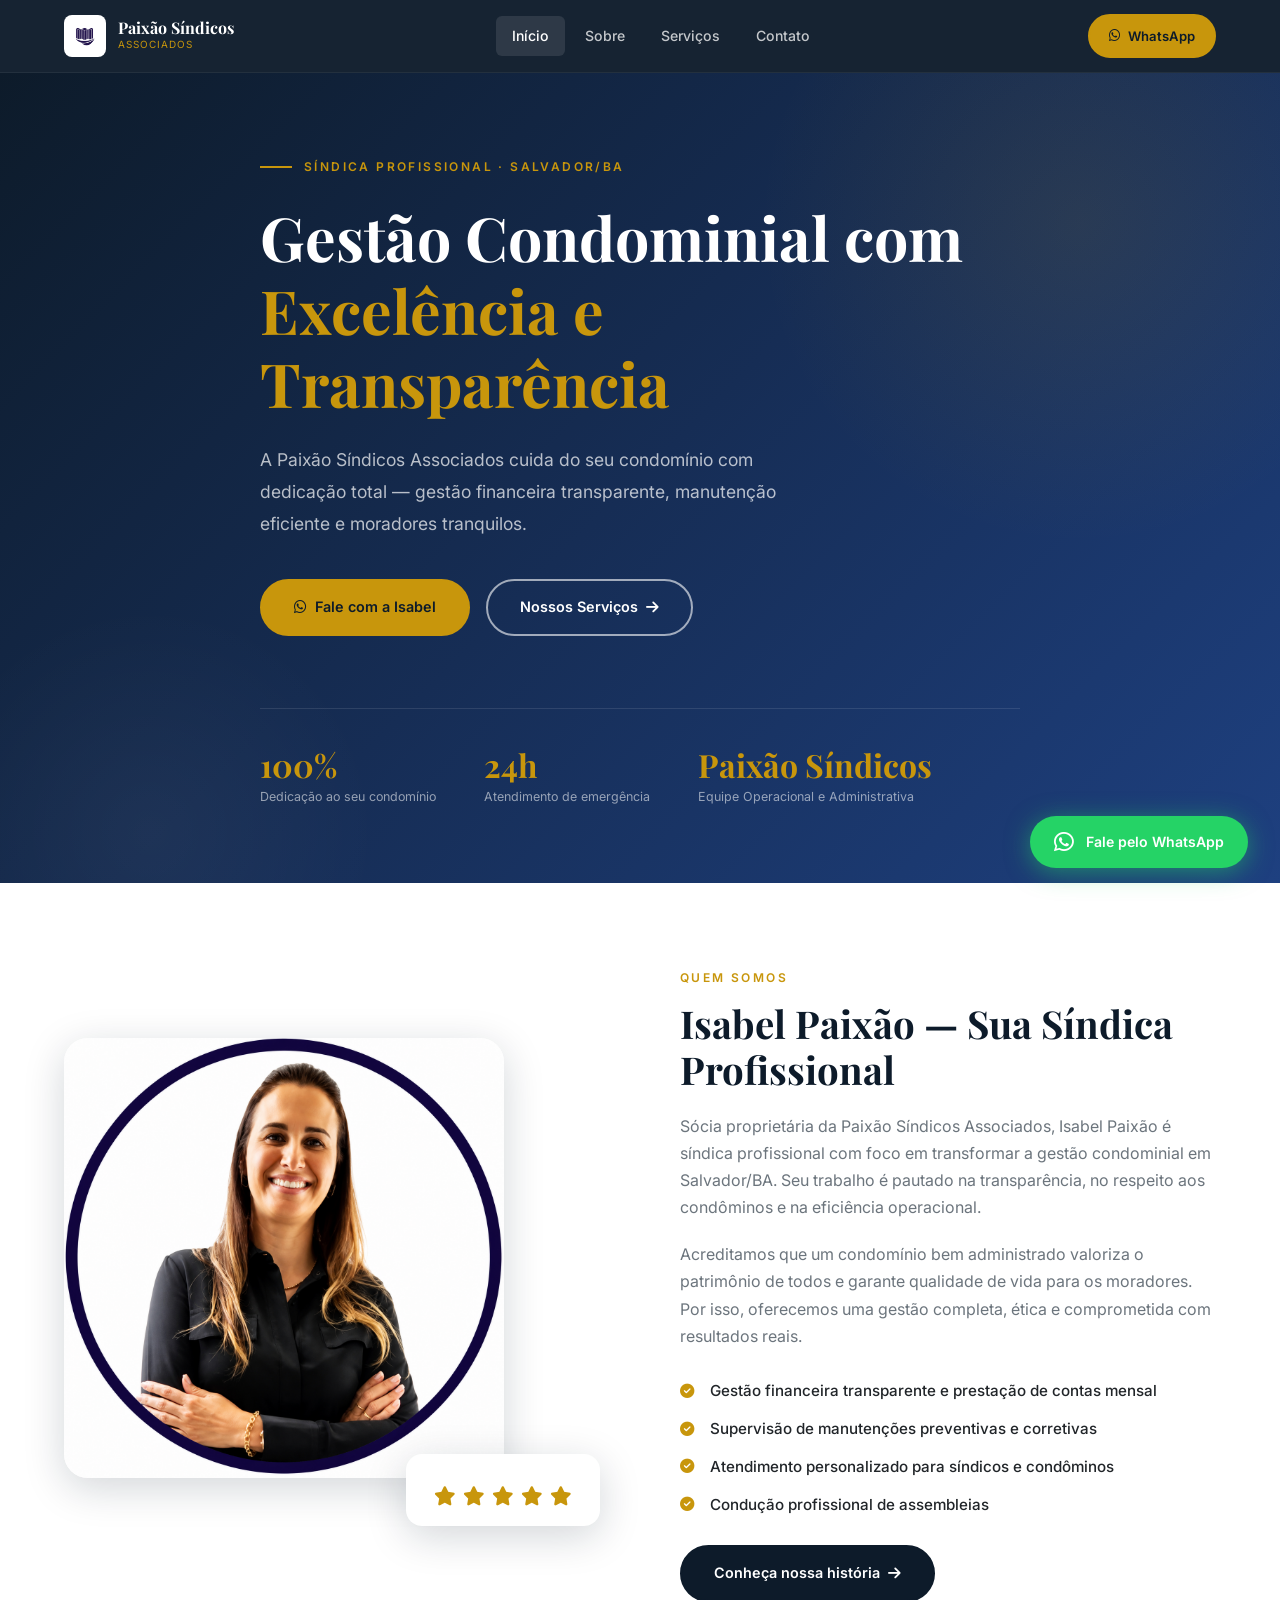
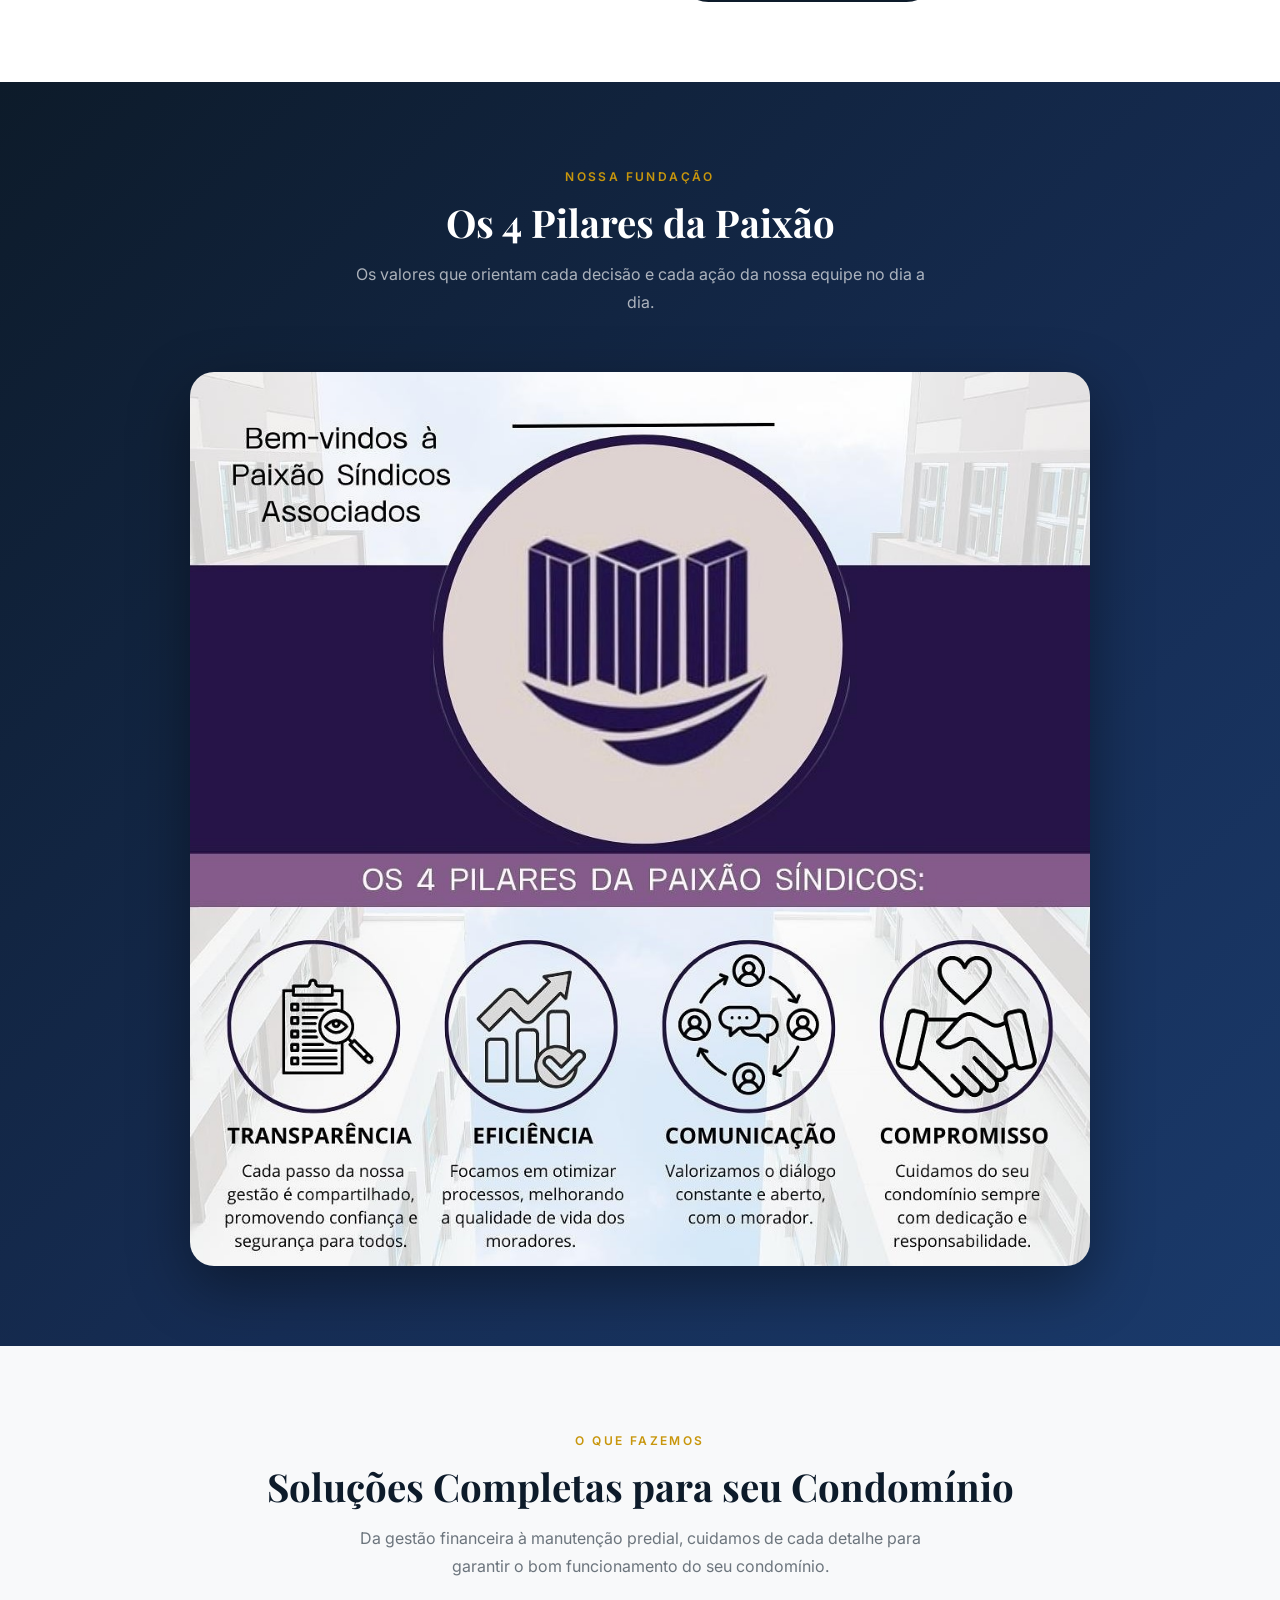
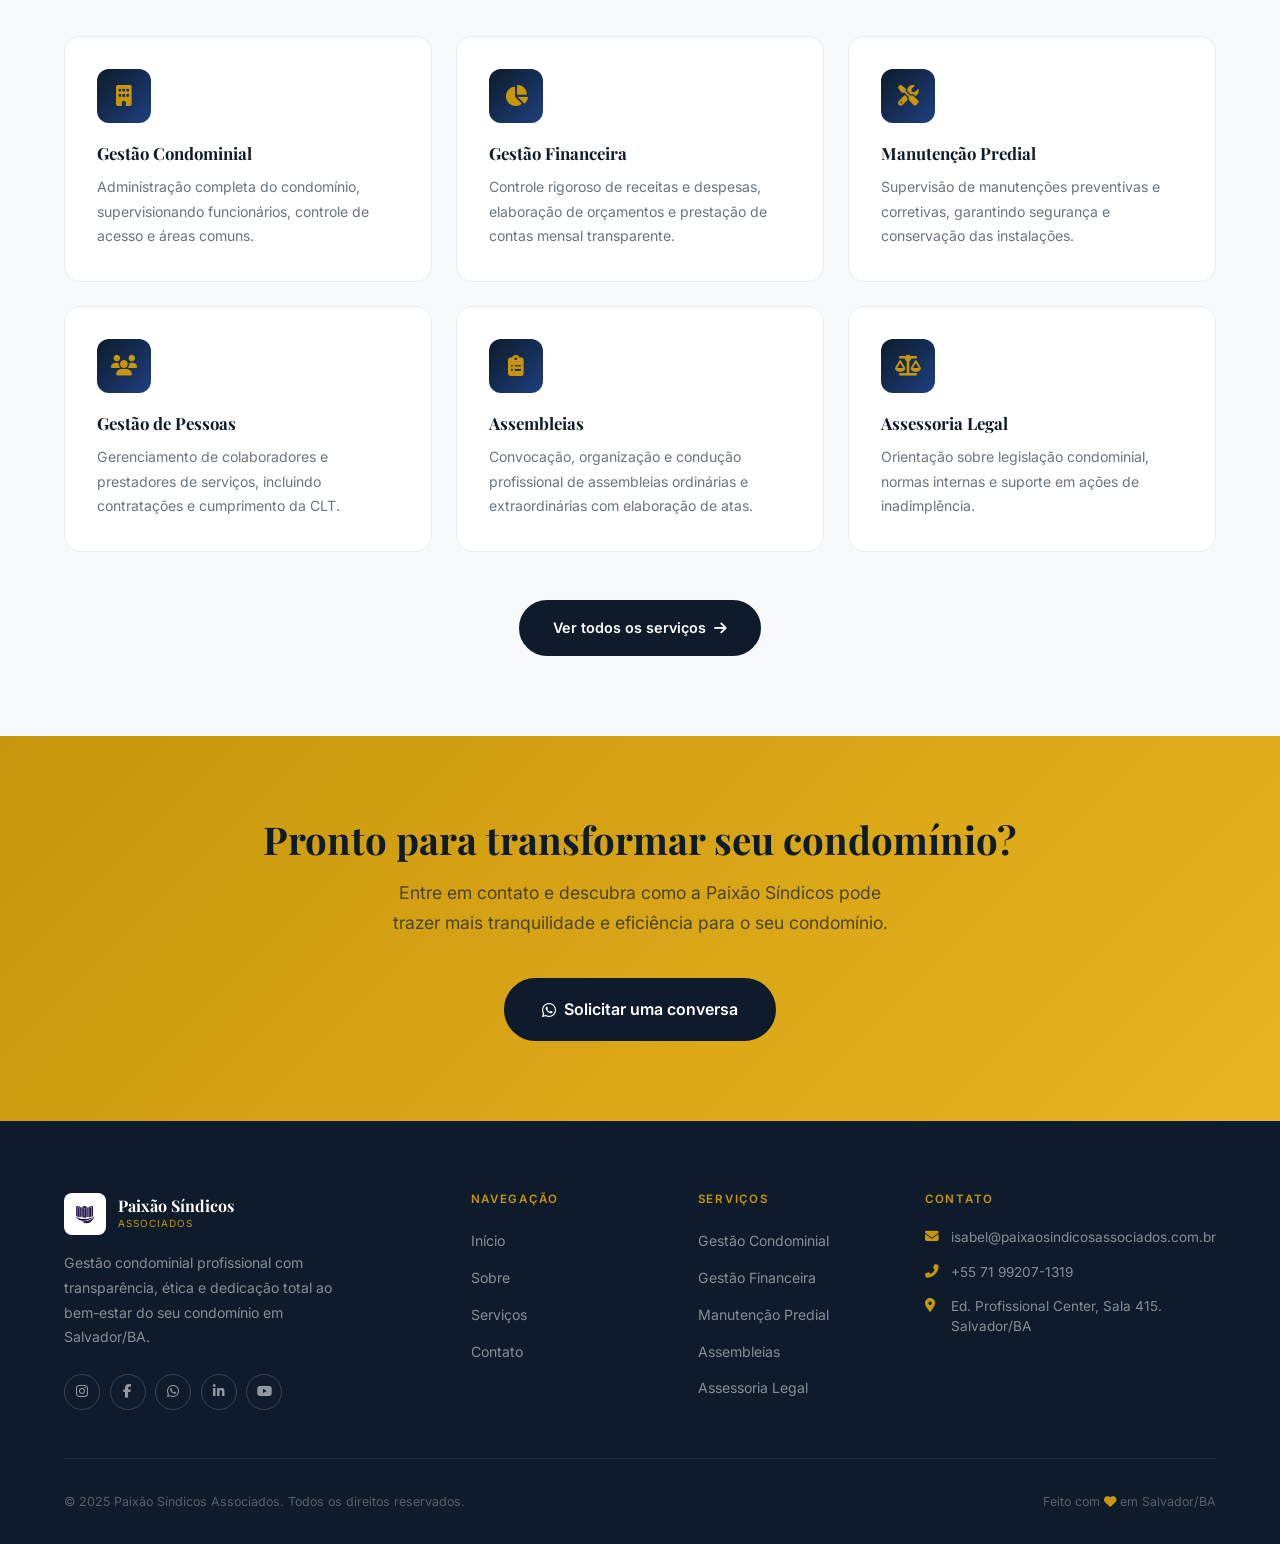
<file: index.html>
<!DOCTYPE html>
<html lang="pt-BR">
<head>
  <meta charset="UTF-8">
  <meta name="viewport" content="width=device-width, initial-scale=1.0">
  <meta name="description" content="Paixão Síndicos Associados — Gestão condominial profissional em Salvador/BA. Administração transparente, financeira e operacional do seu condomínio.">
  <title>Paixão Síndicos Associados | Gestão Condominial Profissional</title>
  <link rel="preconnect" href="https://fonts.googleapis.com">
  <link rel="preconnect" href="https://fonts.gstatic.com" crossorigin>
  <link href="https://fonts.googleapis.com/css2?family=Playfair+Display:wght@400;600;700&family=Inter:wght@300;400;500;600;700&display=swap" rel="stylesheet">
  <link rel="stylesheet" href="https://cdnjs.cloudflare.com/ajax/libs/font-awesome/6.5.0/css/all.min.css">
  <link rel="stylesheet" href="css/style.css">
  <link rel="icon" type="image/x-icon" href="images/logo.ico">
  <link rel="icon" type="image/png" href="images/logo.png">
</head>
<body>

  <!-- NAVIGATION -->
  <nav class="navbar" role="navigation" aria-label="Menu principal">
    <div class="container">
      <a href="index.html" class="nav-logo" aria-label="Paixão Síndicos Associados - Início">
        <img src="images/logo.png" alt="PSA" class="nav-logo-img">
        <div class="nav-logo-text">
          <span class="nav-logo-name">Paixão Síndicos</span>
          <span class="nav-logo-sub">Associados</span>
        </div>
      </a>

      <ul class="nav-links" id="navLinks">
        <li><a href="index.html">Início</a></li>
        <li><a href="sobre.html">Sobre</a></li>
        <li><a href="servicos.html">Serviços</a></li>
        <li><a href="contato.html">Contato</a></li>
      </ul>

      <div class="nav-actions">
        <a href="https://wa.me/5571992071319" class="btn btn-primary" target="_blank" rel="noopener noreferrer">
          <i class="fab fa-whatsapp"></i> WhatsApp
        </a>
        <button class="nav-toggle" id="navToggle" aria-label="Abrir menu" aria-expanded="false">
          <span></span><span></span><span></span>
        </button>
      </div>
    </div>
  </nav>

  <!-- HERO -->
  <section class="hero" id="inicio">
    <div class="container">
      <div class="hero-content">
        <p class="hero-eyebrow">Síndica Profissional · Salvador/BA</p>
        <h1>Gestão Condominial com <em>Excelência e Transparência</em></h1>
        <p class="hero-lead">
          A Paixão Síndicos Associados cuida do seu condomínio com dedicação total —
          gestão financeira transparente, manutenção eficiente e moradores tranquilos.
        </p>
        <div class="hero-actions">
          <a href="https://wa.me/5571992071319" class="btn btn-primary" target="_blank" rel="noopener noreferrer">
            <i class="fab fa-whatsapp"></i> Fale com a Isabel
          </a>
          <a href="servicos.html" class="btn btn-outline">
            Nossos Serviços <i class="fas fa-arrow-right"></i>
          </a>
        </div>
        <div class="hero-stats">
          <div>
            <span class="hero-stat-number">100%</span>
            <span class="hero-stat-label">Dedicação ao seu condomínio</span>
          </div>
          <div>
            <span class="hero-stat-number">24h</span>
            <span class="hero-stat-label">Atendimento de emergência</span>
          </div>
          <div>
            <span class="hero-stat-number">Paixão Síndicos</span>
            <span class="hero-stat-label">Equipe Operacional e Administrativa</span>
          </div>
        </div>
      </div>
    </div>
  </section>

  <!-- ABOUT TEASER -->
  <section class="section" id="sobre">
    <div class="container">
      <div class="about-grid">
        <div class="about-img-wrapper fade-up">
          <img src="images/avatar2.png" alt="Isabel Paixão — Síndica Profissional" class="about-img">
          <div class="about-img-badge">
            <strong>
              <i class="fas fa-star" style="color: var(--gold); font-size: 1.2rem;"></i>
              <i class="fas fa-star" style="color: var(--gold); font-size: 1.2rem;"></i>
              <i class="fas fa-star" style="color: var(--gold); font-size: 1.2rem;"></i>
              <i class="fas fa-star" style="color: var(--gold); font-size: 1.2rem;"></i>
              <i class="fas fa-star" style="color: var(--gold); font-size: 1.2rem;"></i>
            </strong>
          </div>
        </div>
        <div class="about-content fade-up delay-2">
          <span class="eyebrow">Quem somos</span>
          <h2>Isabel Paixão — Sua Síndica Profissional</h2>
          <p>
            Sócia proprietária da Paixão Síndicos Associados, Isabel Paixão é síndica profissional
            com foco em transformar a gestão condominial em Salvador/BA. Seu trabalho é pautado
            na transparência, no respeito aos condôminos e na eficiência operacional.
          </p>
          <p>
            Acreditamos que um condomínio bem administrado valoriza o patrimônio de todos e
            garante qualidade de vida para os moradores. Por isso, oferecemos uma gestão
            completa, ética e comprometida com resultados reais.
          </p>
          <ul class="about-checklist">
            <li><i class="fas fa-check-circle"></i> Gestão financeira transparente e prestação de contas mensal</li>
            <li><i class="fas fa-check-circle"></i> Supervisão de manutenções preventivas e corretivas</li>
            <li><i class="fas fa-check-circle"></i> Atendimento personalizado para síndicos e condôminos</li>
            <li><i class="fas fa-check-circle"></i> Condução profissional de assembleias</li>
          </ul>
          <a href="sobre.html" class="btn btn-dark">
            Conheça nossa história <i class="fas fa-arrow-right"></i>
          </a>
        </div>
      </div>
    </div>
  </section>

  <!-- PILLARS -->
  <section class="pillars-section" id="pilares">
    <div class="container">
      <div class="section-header fade-up">
        <span class="eyebrow">Nossa Fundação</span>
        <h2 style="color: white;">Os 4 Pilares da Paixão</h2>
        <p>Os valores que orientam cada decisão e cada ação da nossa equipe no dia a dia.</p>
      </div>
      <div class="pillars-img-wrap fade-up delay-2">
        <img src="images/pilares_psa.png" alt="Os 4 Pilares da Paixão Síndicos Associados">
      </div>
    </div>
  </section>

  <!-- SERVICES -->
  <section class="section section-alt" id="servicos">
    <div class="container">
      <div class="section-header fade-up">
        <span class="eyebrow">O que fazemos</span>
        <h2>Soluções Completas para seu Condomínio</h2>
        <p>Da gestão financeira à manutenção predial, cuidamos de cada detalhe para garantir o bom funcionamento do seu condomínio.</p>
      </div>
      <div class="services-grid">
        <div class="service-card fade-up delay-1">
          <div class="service-icon"><i class="fas fa-building"></i></div>
          <h3>Gestão Condominial</h3>
          <p>Administração completa do condomínio, supervisionando funcionários, controle de acesso e áreas comuns.</p>
        </div>
        <div class="service-card fade-up delay-2">
          <div class="service-icon"><i class="fas fa-chart-pie"></i></div>
          <h3>Gestão Financeira</h3>
          <p>Controle rigoroso de receitas e despesas, elaboração de orçamentos e prestação de contas mensal transparente.</p>
        </div>
        <div class="service-card fade-up delay-3">
          <div class="service-icon"><i class="fas fa-tools"></i></div>
          <h3>Manutenção Predial</h3>
          <p>Supervisão de manutenções preventivas e corretivas, garantindo segurança e conservação das instalações.</p>
        </div>
        <div class="service-card fade-up delay-4">
          <div class="service-icon"><i class="fas fa-users"></i></div>
          <h3>Gestão de Pessoas</h3>
          <p>Gerenciamento de colaboradores e prestadores de serviços, incluindo contratações e cumprimento da CLT.</p>
        </div>
        <div class="service-card fade-up delay-5">
          <div class="service-icon"><i class="fas fa-clipboard-list"></i></div>
          <h3>Assembleias</h3>
          <p>Convocação, organização e condução profissional de assembleias ordinárias e extraordinárias com elaboração de atas.</p>
        </div>
        <div class="service-card fade-up delay-6">
          <div class="service-icon"><i class="fas fa-balance-scale"></i></div>
          <h3>Assessoria Legal</h3>
          <p>Orientação sobre legislação condominial, normas internas e suporte em ações de inadimplência.</p>
        </div>
      </div>
      <div style="text-align: center; margin-top: 3rem;" class="fade-up">
        <a href="servicos.html" class="btn btn-dark">Ver todos os serviços <i class="fas fa-arrow-right"></i></a>
      </div>
    </div>
  </section>

  <!-- CTA BAND -->
  <section class="cta-band">
    <div class="container">
      <div class="fade-up">
        <h2>Pronto para transformar seu condomínio?</h2>
        <p>Entre em contato e descubra como a Paixão Síndicos pode trazer mais tranquilidade e eficiência para o seu condomínio.</p>
        <a href="https://wa.me/5571992071319" class="btn btn-dark" target="_blank" rel="noopener noreferrer" style="font-size: 1rem; padding: 1rem 2.25rem;">
          <i class="fab fa-whatsapp"></i> Solicitar uma conversa
        </a>
      </div>
    </div>
  </section>

  <!-- FOOTER -->
  <footer class="footer">
    <div class="container">
      <div class="footer-grid">
        <div class="footer-brand">
          <a href="index.html" class="nav-logo">
            <img src="images/logo.png" alt="PSA" class="nav-logo-img">
            <div class="nav-logo-text">
              <span class="nav-logo-name">Paixão Síndicos</span>
              <span class="nav-logo-sub">Associados</span>
            </div>
          </a>
          <p>Gestão condominial profissional com transparência, ética e dedicação total ao bem-estar do seu condomínio em Salvador/BA.</p>
          <div class="footer-social">
            <a href="https://www.instagram.com/paixaosindicoseassociados" target="_blank" rel="noopener" aria-label="Instagram"><i class="fab fa-instagram"></i></a>
            <a href="#" target="_blank" rel="noopener" aria-label="Facebook"><i class="fab fa-facebook-f"></i></a>
            <a href="https://wa.me/5571992071319" target="_blank" rel="noopener" aria-label="WhatsApp"><i class="fab fa-whatsapp"></i></a>
            <a href="#" target="_blank" rel="noopener" aria-label="LinkedIn"><i class="fab fa-linkedin-in"></i></a>
            <a href="#" target="_blank" rel="noopener" aria-label="YouTube"><i class="fab fa-youtube"></i></a>
          </div>
        </div>
        <div class="footer-col">
          <h4>Navegação</h4>
          <ul class="footer-links">
            <li><a href="index.html">Início</a></li>
            <li><a href="sobre.html">Sobre</a></li>
            <li><a href="servicos.html">Serviços</a></li>
            <li><a href="contato.html">Contato</a></li>
          </ul>
        </div>
        <div class="footer-col">
          <h4>Serviços</h4>
          <ul class="footer-links">
            <li><a href="servicos.html">Gestão Condominial</a></li>
            <li><a href="servicos.html">Gestão Financeira</a></li>
            <li><a href="servicos.html">Manutenção Predial</a></li>
            <li><a href="servicos.html">Assembleias</a></li>
            <li><a href="servicos.html">Assessoria Legal</a></li>
          </ul>
        </div>
        <div class="footer-col">
          <h4>Contato</h4>
          <div class="footer-contact-item">
            <i class="fas fa-envelope"></i>
            <a href="mailto:isabel@paixaosindicosassociados.com.br">isabel@paixaosindicosassociados.com.br</a>
          </div>
          <div class="footer-contact-item">
            <i class="fas fa-phone-alt"></i>
            <a href="tel:+5571992071319">+55 71 99207-1319</a>
          </div>
          <div class="footer-contact-item">
            <i class="fas fa-map-marker-alt"></i>
            <span>Ed. Profissional Center, Sala 415. Salvador/BA</span>
          </div>
        </div>
      </div>
      <div class="footer-bottom">
        <p>&copy; 2025 Paixão Síndicos Associados. Todos os direitos reservados.</p>
        <p>Feito com <i class="fas fa-heart" style="color: var(--gold);"></i> em Salvador/BA</p>
      </div>
    </div>
  </footer>

  <!-- WhatsApp Float -->
  <a href="https://wa.me/5571992071319" class="whatsapp-float" target="_blank" rel="noopener noreferrer" aria-label="Conversar pelo WhatsApp">
    <i class="fab fa-whatsapp"></i>
    <span>Fale pelo WhatsApp</span>
  </a>

  <script src="js/main.js"></script>
</body>
</html>
</file>
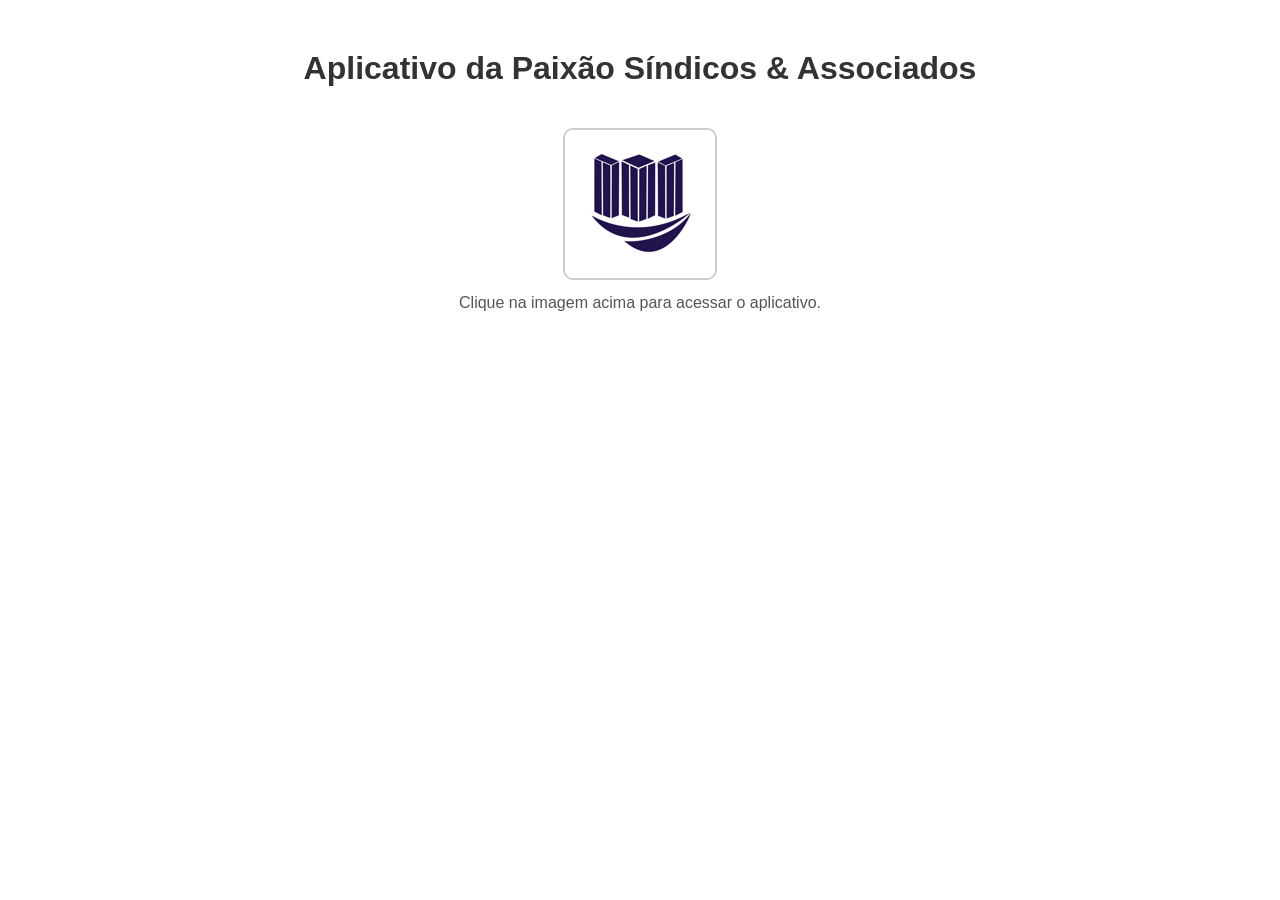
<file: app.html>
<!DOCTYPE html>
<html lang="pt-BR">
<head>
  <meta charset="UTF-8">
  <title>Aplicativo da Paixão Síndicos & Associados</title>
  <style>
    body {
      font-family: Arial, sans-serif;
      text-align: center;
      margin-top: 50px;
    }

    h1 {
      color: #333;
    }

    .app-link {
      display: inline-block;
      margin-top: 20px;
      text-decoration: none;
    }

    .app-link img {
      max-width: 300px;
      height: auto;
      border: 2px solid #ccc;
      border-radius: 10px;
    }

    p {
      margin-top: 10px;
      font-size: 16px;
      color: #555;
    }
  </style>
</head>
<body>

  <h1>Aplicativo da Paixão Síndicos &amp; Associados</h1>

  <a href="https://app.paixaosindicosassociados.com.br" class="app-link">
    <img src="images/icone_sem_nome.png" alt="Aplicativo">
  </a>

  <p>Clique na imagem acima para acessar o aplicativo.</p>

</body>
</html>
</file>
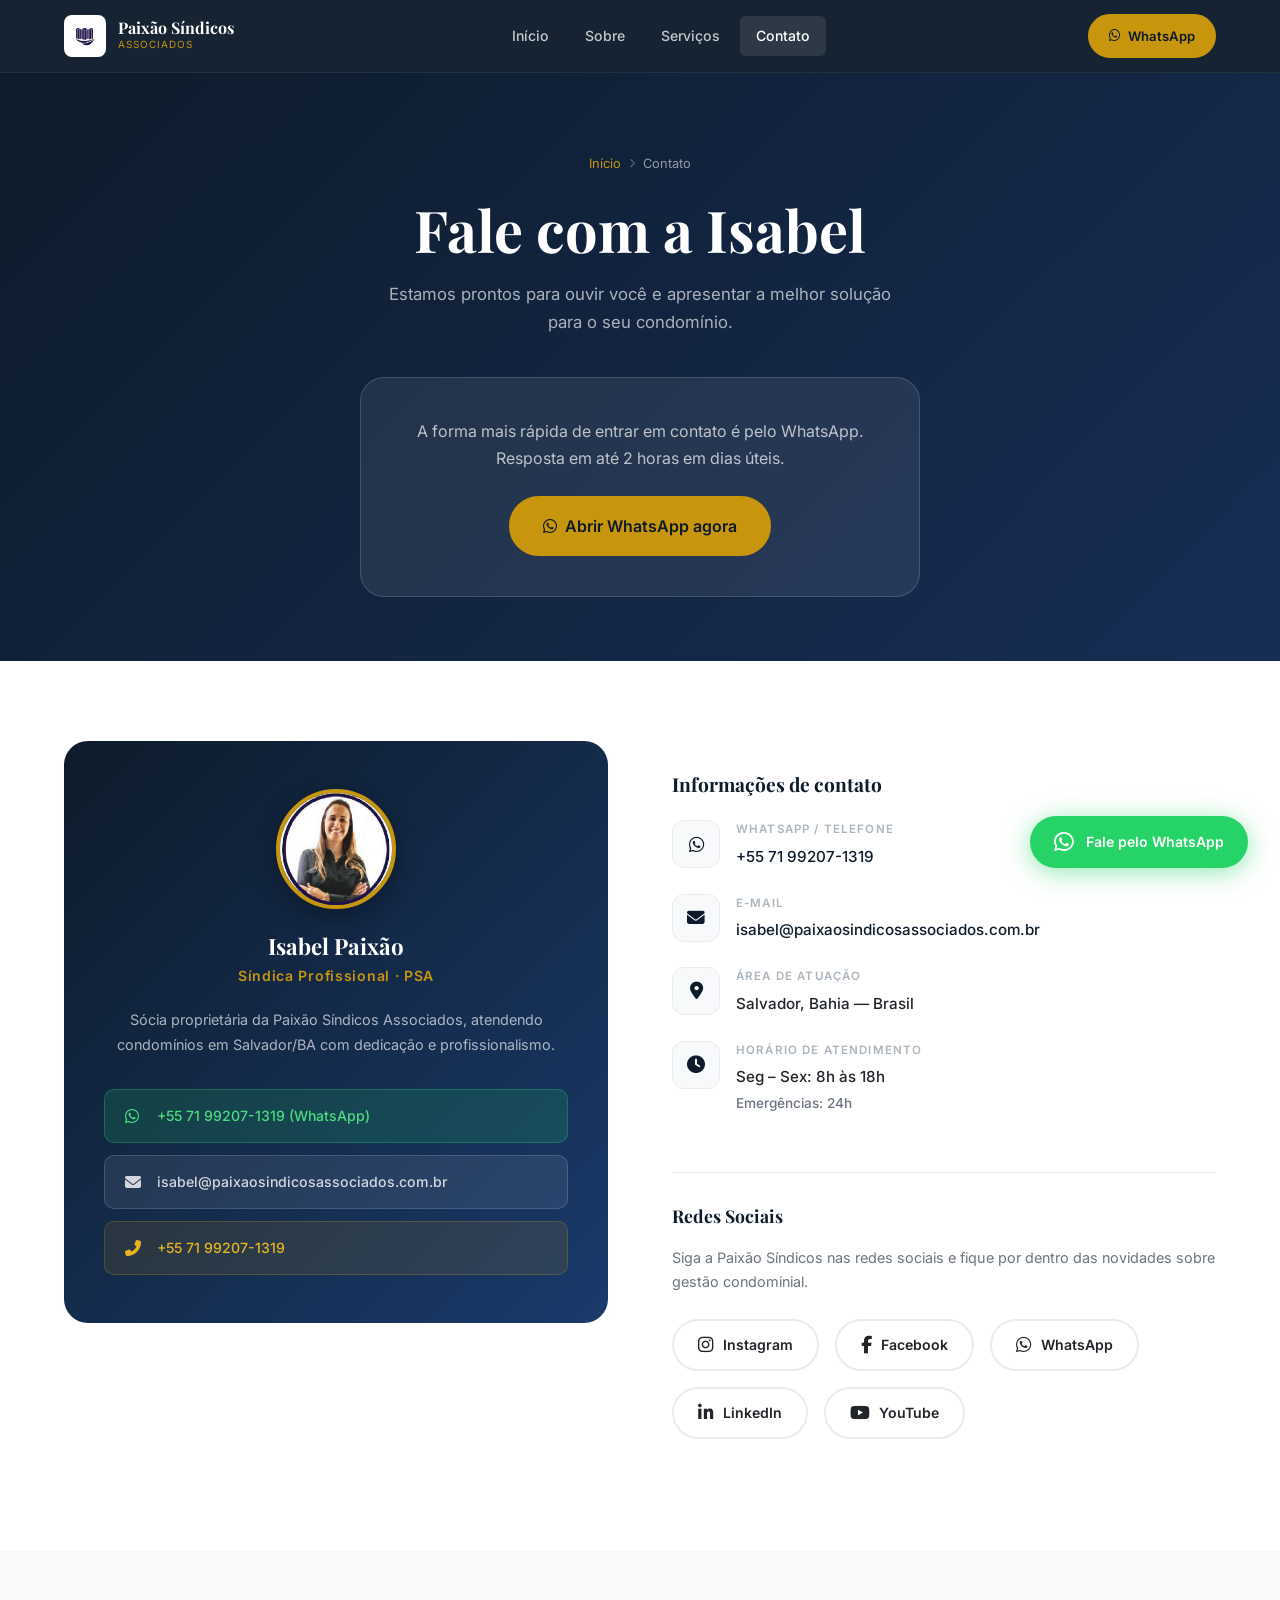
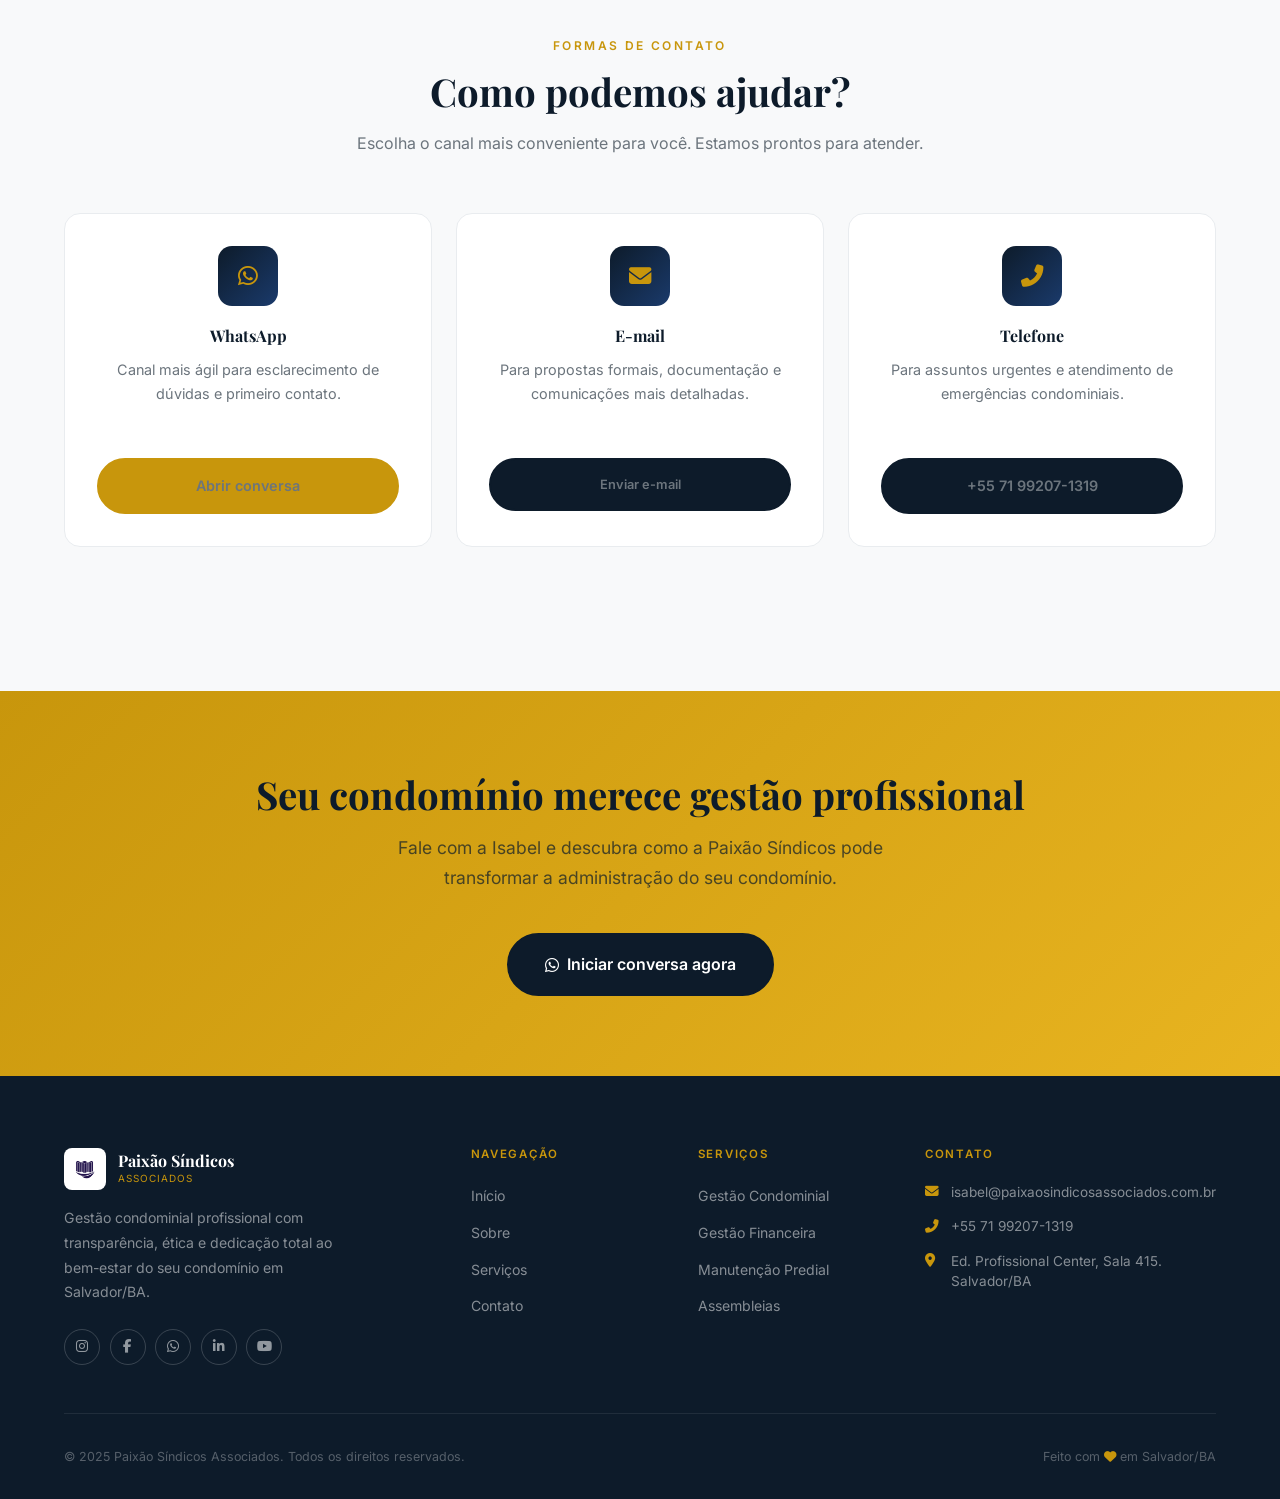
<file: contato.html>
<!DOCTYPE html>
<html lang="pt-BR">
<head>
  <meta charset="UTF-8">
  <meta name="viewport" content="width=device-width, initial-scale=1.0">
  <meta name="description" content="Entre em contato com Isabel Paixão da Paixão Síndicos Associados — e-mail, WhatsApp e redes sociais. Atendimento em Salvador/BA.">
  <title>Contato | Paixão Síndicos Associados</title>
  <link rel="preconnect" href="https://fonts.googleapis.com">
  <link rel="preconnect" href="https://fonts.gstatic.com" crossorigin>
  <link href="https://fonts.googleapis.com/css2?family=Playfair+Display:wght@400;600;700&family=Inter:wght@300;400;500;600;700&display=swap" rel="stylesheet">
  <link rel="stylesheet" href="https://cdnjs.cloudflare.com/ajax/libs/font-awesome/6.5.0/css/all.min.css">
  <link rel="stylesheet" href="css/style.css">
  <link rel="icon" type="image/x-icon" href="images/logo.ico">
  <link rel="icon" type="image/png" href="images/logo.png">
  <style>
    .contact-hero-cta {
      background: rgba(255,255,255,0.08);
      border: 1px solid rgba(255,255,255,0.15);
      border-radius: var(--radius-xl);
      padding: 2.5rem;
      max-width: 560px;
      margin: 2.5rem auto 0;
      text-align: center;
    }

    .contact-hero-cta p {
      color: rgba(255,255,255,0.7);
      margin-bottom: 1.5rem;
      font-size: 1rem;
    }

    /* Isabel profile mini card on contact page */
    .isabel-card {
      background: linear-gradient(135deg, var(--navy), var(--blue));
      border-radius: var(--radius-xl);
      padding: 3rem 2.5rem;
      text-align: center;
      color: var(--white);
    }

    .isabel-card img {
      width: 120px;
      height: 120px;
      border-radius: 50%;
      object-fit: cover;
      margin: 0 auto 1.5rem;
      border: 4px solid var(--gold);
      box-shadow: 0 8px 24px rgba(0,0,0,0.3);
    }

    .isabel-card h3 { color: var(--white); margin-bottom: 0.25rem; font-size: 1.4rem; }
    .isabel-card .title { color: var(--gold); font-size: 0.88rem; font-weight: 600; letter-spacing: 0.05em; margin-bottom: 1.25rem; }
    .isabel-card p { color: rgba(255,255,255,0.65); font-size: 0.9rem; margin-bottom: 2rem; }

    .isabel-card-actions { display: flex; flex-direction: column; gap: 0.75rem; }

    .isabel-contact-link {
      display: flex;
      align-items: center;
      gap: 0.75rem;
      padding: 0.875rem 1.25rem;
      border-radius: 10px;
      font-size: 0.88rem;
      font-weight: 500;
      transition: var(--transition);
      text-align: left;
    }

    .isabel-contact-link i { width: 20px; font-size: 1rem; flex-shrink: 0; }

    .isabel-contact-link.whatsapp-link {
      background: rgba(37,211,102,0.15);
      color: #4ddb7f;
      border: 1px solid rgba(37,211,102,0.3);
    }
    .isabel-contact-link.whatsapp-link:hover {
      background: rgba(37,211,102,0.25);
      color: #5fe88b;
    }

    .isabel-contact-link.email-link {
      background: rgba(255,255,255,0.08);
      color: rgba(255,255,255,0.8);
      border: 1px solid rgba(255,255,255,0.15);
    }
    .isabel-contact-link.email-link:hover {
      background: rgba(255,255,255,0.15);
      color: var(--white);
    }

    .isabel-contact-link.phone-link {
      background: rgba(200,150,12,0.12);
      color: var(--gold-light);
      border: 1px solid rgba(200,150,12,0.25);
    }
    .isabel-contact-link.phone-link:hover {
      background: rgba(200,150,12,0.2);
    }

    /* Right column info */
    .contact-info-block {
      padding: 2rem 0;
    }

    .contact-info-block + .contact-info-block {
      border-top: 1px solid var(--gray-200);
    }

    .contact-section-grid {
      display: grid;
      grid-template-columns: 1fr 1fr;
      gap: 4rem;
      align-items: start;
    }

    .info-item {
      display: flex;
      align-items: flex-start;
      gap: 1rem;
      margin-bottom: 1.5rem;
    }

    .info-icon {
      width: 48px;
      height: 48px;
      background: var(--off-white);
      border: 1px solid var(--gray-200);
      border-radius: 12px;
      display: flex;
      align-items: center;
      justify-content: center;
      font-size: 1.1rem;
      color: var(--navy);
      flex-shrink: 0;
      transition: var(--transition);
    }

    .info-item:hover .info-icon {
      background: var(--navy);
      border-color: var(--navy);
      color: var(--gold);
    }

    .info-label {
      font-size: 0.72rem;
      font-weight: 600;
      letter-spacing: 0.1em;
      text-transform: uppercase;
      color: var(--gray-500);
      margin-bottom: 0.25rem;
    }

    .info-value {
      font-size: 0.95rem;
      color: var(--gray-900);
      font-weight: 500;
    }

    .info-value a { color: var(--navy); transition: var(--transition); }
    .info-value a:hover { color: var(--gold); }

    @media (max-width: 900px) {
      .contact-section-grid {
        grid-template-columns: 1fr;
        gap: 2.5rem;
      }
    }
  </style>
</head>
<body>

  <!-- NAVIGATION -->
  <nav class="navbar" role="navigation" aria-label="Menu principal">
    <div class="container">
      <a href="index.html" class="nav-logo" aria-label="Paixão Síndicos Associados - Início">
        <img src="images/logo.png" alt="PSA" class="nav-logo-img">
        <div class="nav-logo-text">
          <span class="nav-logo-name">Paixão Síndicos</span>
          <span class="nav-logo-sub">Associados</span>
        </div>
      </a>
      <ul class="nav-links" id="navLinks">
        <li><a href="index.html">Início</a></li>
        <li><a href="sobre.html">Sobre</a></li>
        <li><a href="servicos.html">Serviços</a></li>
        <li><a href="contato.html">Contato</a></li>
      </ul>
      <div class="nav-actions">
        <a href="https://wa.me/5571992071319" class="btn btn-primary" target="_blank" rel="noopener noreferrer">
          <i class="fab fa-whatsapp"></i> WhatsApp
        </a>
        <button class="nav-toggle" id="navToggle" aria-label="Abrir menu" aria-expanded="false">
          <span></span><span></span><span></span>
        </button>
      </div>
    </div>
  </nav>

  <!-- PAGE HERO -->
  <section class="page-hero">
    <div class="container">
      <nav class="breadcrumb" aria-label="Você está em">
        <a href="index.html">Início</a>
        <i class="fas fa-chevron-right"></i>
        <span>Contato</span>
      </nav>
      <h1>Fale com a Isabel</h1>
      <p>Estamos prontos para ouvir você e apresentar a melhor solução para o seu condomínio.</p>
      <div class="contact-hero-cta">
        <p>A forma mais rápida de entrar em contato é pelo WhatsApp. Resposta em até 2 horas em dias úteis.</p>
        <a href="https://wa.me/5571992071319" class="btn btn-primary" target="_blank" rel="noopener noreferrer" style="font-size: 1rem; padding: 0.9rem 2rem;">
          <i class="fab fa-whatsapp"></i> Abrir WhatsApp agora
        </a>
      </div>
    </div>
  </section>

  <!-- MAIN CONTACT SECTION -->
  <section class="section">
    <div class="container">
      <div class="contact-section-grid">
        <!-- Isabel card -->
        <div class="fade-up">
          <div class="isabel-card">
            <img src="images/avatar.png" alt="Isabel Paixão — Síndica Profissional">
            <h3>Isabel Paixão</h3>
            <p class="title">Síndica Profissional · PSA</p>
            <p>Sócia proprietária da Paixão Síndicos Associados, atendendo condomínios em Salvador/BA com dedicação e profissionalismo.</p>
            <div class="isabel-card-actions">
              <a href="https://wa.me/5571992071319" class="isabel-contact-link whatsapp-link" target="_blank" rel="noopener noreferrer">
                <i class="fab fa-whatsapp"></i>
                <span>+55 71 99207-1319 (WhatsApp)</span>
              </a>
              <a href="mailto:isabel@paixaosindicosassociados.com.br" class="isabel-contact-link email-link">
                <i class="fas fa-envelope"></i>
                <span>isabel@paixaosindicosassociados.com.br</span>
              </a>
              <a href="tel:+5571992071319" class="isabel-contact-link phone-link">
                <i class="fas fa-phone-alt"></i>
                <span>+55 71 99207-1319</span>
              </a>
            </div>
          </div>
        </div>

        <!-- Info blocks -->
        <div class="fade-up delay-2">
          <div class="contact-info-block">
            <h3 style="margin-bottom: 1.5rem; font-size: 1.2rem;">Informações de contato</h3>
            <div class="info-item">
              <div class="info-icon"><i class="fab fa-whatsapp"></i></div>
              <div>
                <div class="info-label">WhatsApp / Telefone</div>
                <div class="info-value"><a href="https://wa.me/5571992071319" target="_blank" rel="noopener">+55 71 99207-1319</a></div>
              </div>
            </div>
            <div class="info-item">
              <div class="info-icon"><i class="fas fa-envelope"></i></div>
              <div>
                <div class="info-label">E-mail</div>
                <div class="info-value"><a href="mailto:isabel@paixaosindicosassociados.com.br">isabel@paixaosindicosassociados.com.br</a></div>
              </div>
            </div>
            <div class="info-item">
              <div class="info-icon"><i class="fas fa-map-marker-alt"></i></div>
              <div>
                <div class="info-label">Área de atuação</div>
                <div class="info-value">Salvador, Bahia — Brasil</div>
              </div>
            </div>
            <div class="info-item">
              <div class="info-icon"><i class="fas fa-clock"></i></div>
              <div>
                <div class="info-label">Horário de atendimento</div>
                <div class="info-value">Seg – Sex: 8h às 18h<br><span style="font-size: 0.85rem; color: var(--gray-600);">Emergências: 24h</span></div>
              </div>
            </div>
          </div>

          <div class="contact-info-block" style="padding-top: 2rem;">
            <h3 style="margin-bottom: 1.25rem; font-size: 1.1rem;">Redes Sociais</h3>
            <p style="font-size: 0.9rem; margin-bottom: 1.5rem;">Siga a Paixão Síndicos nas redes sociais e fique por dentro das novidades sobre gestão condominial.</p>
            <div class="social-links-grid" style="justify-content: flex-start;">
              <a href="https://www.instagram.com/paixaosindicoseassociados" class="social-link instagram" target="_blank" rel="noopener" aria-label="Instagram">
                <i class="fab fa-instagram"></i> Instagram
              </a>
              <a href="#" class="social-link facebook" target="_blank" rel="noopener" aria-label="Facebook">
                <i class="fab fa-facebook-f"></i> Facebook
              </a>
              <a href="https://wa.me/5571992071319" class="social-link whatsapp" target="_blank" rel="noopener" aria-label="WhatsApp">
                <i class="fab fa-whatsapp"></i> WhatsApp
              </a>
              <a href="#" class="social-link linkedin" target="_blank" rel="noopener" aria-label="LinkedIn">
                <i class="fab fa-linkedin-in"></i> LinkedIn
              </a>
              <a href="#" class="social-link youtube" target="_blank" rel="noopener" aria-label="YouTube">
                <i class="fab fa-youtube"></i> YouTube
              </a>
            </div>
          </div>
        </div>
      </div>
    </div>
  </section>

  <!-- CONTACT CARDS -->
  <section class="section section-alt">
    <div class="container">
      <div class="section-header fade-up">
        <span class="eyebrow">Formas de contato</span>
        <h2>Como podemos ajudar?</h2>
        <p>Escolha o canal mais conveniente para você. Estamos prontos para atender.</p>
      </div>
      <div class="contact-cards">
        <div class="contact-card fade-up delay-1">
          <div class="contact-card-icon"><i class="fab fa-whatsapp"></i></div>
          <h3>WhatsApp</h3>
          <p>Canal mais ágil para esclarecimento de dúvidas e primeiro contato.</p>
          <br>
          <a href="https://wa.me/5571992071319" target="_blank" rel="noopener noreferrer" class="btn btn-primary" style="width: 100%; justify-content: center; margin-top: 0.5rem;">
            Abrir conversa
          </a>
        </div>
        <div class="contact-card fade-up delay-2">
          <div class="contact-card-icon"><i class="fas fa-envelope"></i></div>
          <h3>E-mail</h3>
          <p>Para propostas formais, documentação e comunicações mais detalhadas.</p>
          <br>
          <a href="mailto:isabel@paixaosindicosassociados.com.br" class="btn btn-dark" style="width: 100%; justify-content: center; margin-top: 0.5rem; font-size: 0.8rem; padding: 0.875rem 1rem;">
            Enviar e-mail
          </a>
        </div>
        <div class="contact-card fade-up delay-3">
          <div class="contact-card-icon"><i class="fas fa-phone-alt"></i></div>
          <h3>Telefone</h3>
          <p>Para assuntos urgentes e atendimento de emergências condominiais.</p>
          <br>
          <a href="tel:+5571992071319" class="btn btn-dark" style="width: 100%; justify-content: center; margin-top: 0.5rem; background: var(--navy);">
            +55 71 99207-1319
          </a>
        </div>
      </div>
    </div>
  </section>

  <!-- CTA -->
  <section class="cta-band">
    <div class="container">
      <div class="fade-up">
        <h2>Seu condomínio merece gestão profissional</h2>
        <p>Fale com a Isabel e descubra como a Paixão Síndicos pode transformar a administração do seu condomínio.</p>
        <a href="https://wa.me/5571992071319" class="btn btn-dark" target="_blank" rel="noopener noreferrer" style="font-size: 1rem; padding: 1rem 2.25rem;">
          <i class="fab fa-whatsapp"></i> Iniciar conversa agora
        </a>
      </div>
    </div>
  </section>

  <!-- FOOTER -->
  <footer class="footer">
    <div class="container">
      <div class="footer-grid">
        <div class="footer-brand">
          <a href="index.html" class="nav-logo">
            <img src="images/logo.png" alt="PSA" class="nav-logo-img">
            <div class="nav-logo-text">
              <span class="nav-logo-name">Paixão Síndicos</span>
              <span class="nav-logo-sub">Associados</span>
            </div>
          </a>
          <p>Gestão condominial profissional com transparência, ética e dedicação total ao bem-estar do seu condomínio em Salvador/BA.</p>
          <div class="footer-social">
            <a href="https://www.instagram.com/paixaosindicoseassociados" target="_blank" rel="noopener" aria-label="Instagram"><i class="fab fa-instagram"></i></a>
            <a href="#" target="_blank" rel="noopener" aria-label="Facebook"><i class="fab fa-facebook-f"></i></a>
            <a href="https://wa.me/5571992071319" target="_blank" rel="noopener" aria-label="WhatsApp"><i class="fab fa-whatsapp"></i></a>
            <a href="#" target="_blank" rel="noopener" aria-label="LinkedIn"><i class="fab fa-linkedin-in"></i></a>
            <a href="#" target="_blank" rel="noopener" aria-label="YouTube"><i class="fab fa-youtube"></i></a>
          </div>
        </div>
        <div class="footer-col">
          <h4>Navegação</h4>
          <ul class="footer-links">
            <li><a href="index.html">Início</a></li>
            <li><a href="sobre.html">Sobre</a></li>
            <li><a href="servicos.html">Serviços</a></li>
            <li><a href="contato.html">Contato</a></li>
          </ul>
        </div>
        <div class="footer-col">
          <h4>Serviços</h4>
          <ul class="footer-links">
            <li><a href="servicos.html">Gestão Condominial</a></li>
            <li><a href="servicos.html">Gestão Financeira</a></li>
            <li><a href="servicos.html">Manutenção Predial</a></li>
            <li><a href="servicos.html">Assembleias</a></li>
          </ul>
        </div>
        <div class="footer-col">
          <h4>Contato</h4>
          <div class="footer-contact-item">
            <i class="fas fa-envelope"></i>
            <a href="mailto:isabel@paixaosindicosassociados.com.br">isabel@paixaosindicosassociados.com.br</a>
          </div>
          <div class="footer-contact-item">
            <i class="fas fa-phone-alt"></i>
            <a href="tel:+5571992071319">+55 71 99207-1319</a>
          </div>
          <div class="footer-contact-item">
            <i class="fas fa-map-marker-alt"></i>
            <span>Ed. Profissional Center, Sala 415. Salvador/BA</span>
          </div>
        </div>
      </div>
      <div class="footer-bottom">
        <p>&copy; 2025 Paixão Síndicos Associados. Todos os direitos reservados.</p>
        <p>Feito com <i class="fas fa-heart" style="color: var(--gold);"></i> em Salvador/BA</p>
      </div>
    </div>
  </footer>

  <a href="https://wa.me/5571992071319" class="whatsapp-float" target="_blank" rel="noopener noreferrer" aria-label="Conversar pelo WhatsApp">
    <i class="fab fa-whatsapp"></i>
    <span>Fale pelo WhatsApp</span>
  </a>

  <script src="js/main.js"></script>
</body>
</html>
</file>
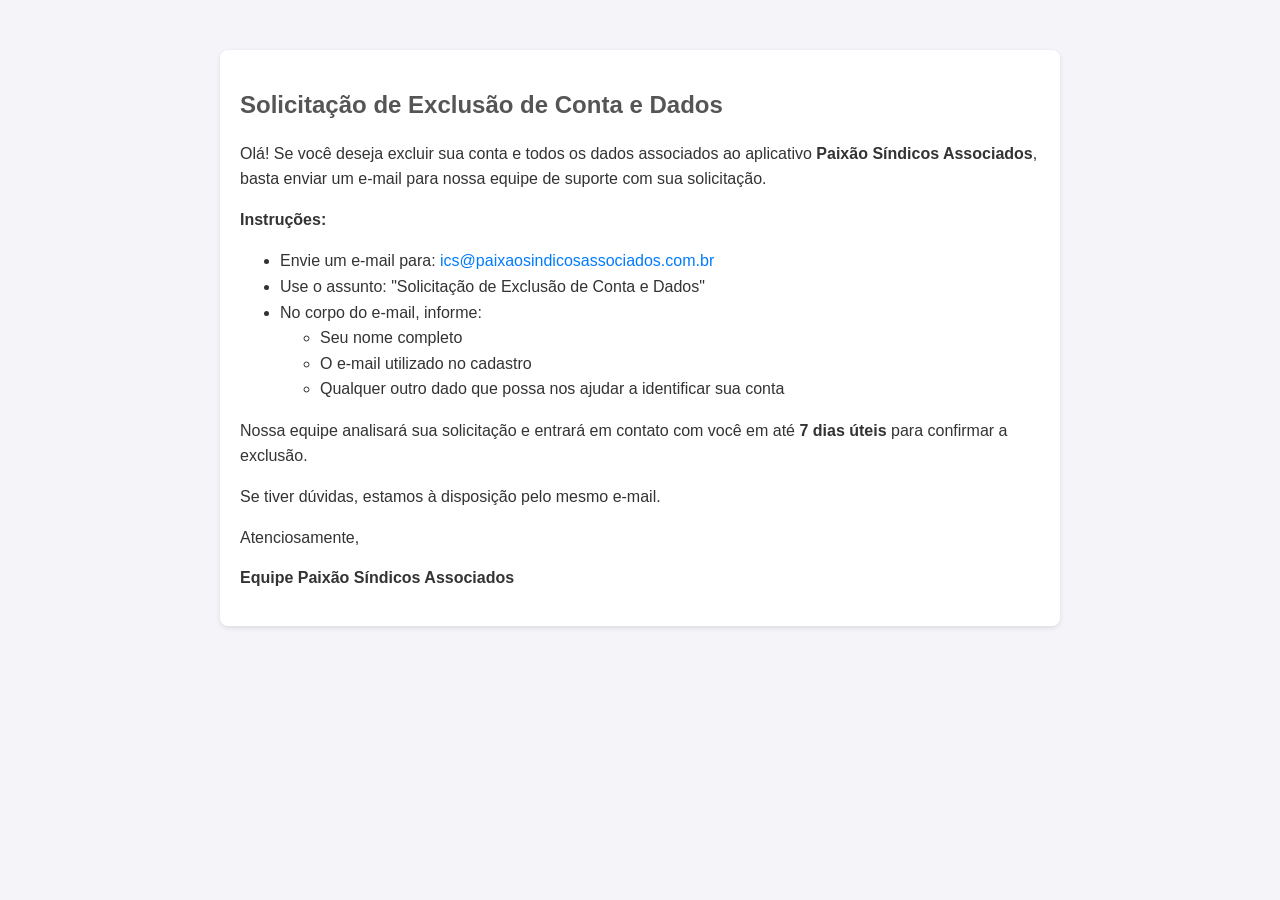
<file: exclusaodados.html>
<!DOCTYPE html>
<html lang="pt-BR">
<head>
    <meta charset="UTF-8">
    <meta name="viewport" content="width=device-width, initial-scale=1.0">
    <title>Solicitação de Exclusão de Conta e Dados</title>
    <style>
        body {
            font-family: Arial, sans-serif;
            line-height: 1.6;
            margin: 0;
            padding: 0;
            background-color: #f4f4f9;
            color: #333;
        }
        .container {
            max-width: 800px;
            margin: 50px auto;
            padding: 20px;
            background: #fff;
            border-radius: 8px;
            box-shadow: 0 2px 5px rgba(0, 0, 0, 0.1);
        }
        h1 {
            font-size: 24px;
            color: #555;
        }
        p {
            margin: 15px 0;
        }
        .email-link {
            color: #007BFF;
            text-decoration: none;
        }
        .email-link:hover {
            text-decoration: underline;
        }
    </style>
</head>
<body>
    <div class="container">
        <h1>Solicitação de Exclusão de Conta e Dados</h1>
        <p>Olá! Se você deseja excluir sua conta e todos os dados associados ao aplicativo <strong>Paixão Síndicos Associados</strong>, basta enviar um e-mail para nossa equipe de suporte com sua solicitação.</p>
        <p><strong>Instruções:</strong></p>
        <ul>
            <li>Envie um e-mail para: <a href="mailto:ics@paixaosindicosassociados.com.br" class="email-link">ics@paixaosindicosassociados.com.br</a></li>
            <li>Use o assunto: "Solicitação de Exclusão de Conta e Dados"</li>
            <li>No corpo do e-mail, informe:
                <ul>
                    <li>Seu nome completo</li>
                    <li>O e-mail utilizado no cadastro</li>
                    <li>Qualquer outro dado que possa nos ajudar a identificar sua conta</li>
                </ul>
            </li>
        </ul>
        <p>Nossa equipe analisará sua solicitação e entrará em contato com você em até <strong>7 dias úteis</strong> para confirmar a exclusão.</p>
        <p>Se tiver dúvidas, estamos à disposição pelo mesmo e-mail.</p>
        <p>Atenciosamente,</p>
        <p><strong>Equipe Paixão Síndicos Associados</strong></p>
    </div>
</body>
</html>
</file>
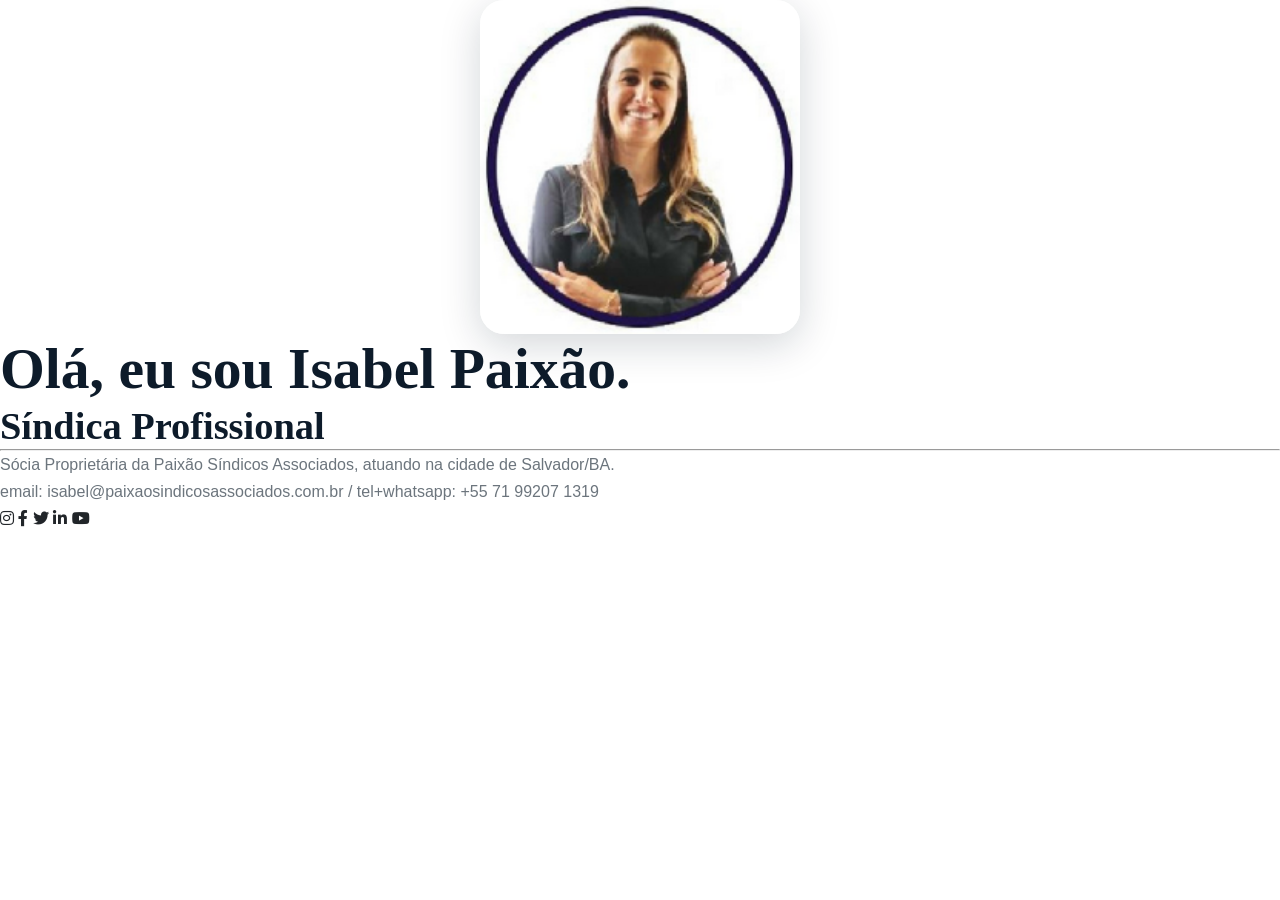
<file: index_old.html>
<!DOCTYPE html>
<html lang="pt-br">
  <head>
    <meta charset="utf-8">
    <meta name="viewport" content="width=device-width, initial-scale=1">
    <link href="https://fonts.googleapis.com/css?family=Montserrat" rel="stylesheet">
    <link rel="stylesheet" href="https://use.fontawesome.com/releases/v5.6.3/css/all.css">
    <link href="css/style.css" rel="stylesheet">
    <title>Isabel Paixão - Cartão de Visitas</title>
  </head>
  <body>
    <section>
      <div class="vcard-body">
        <div class="vcard-profile-img">
          <img src="images/avatar.png" class="profile-img" alt="avatar">
        </div>
        <div class="vcard-profile-description">
          <h1 class="profile-title">Olá, eu sou <span class="profile-title-color">Isabel Paixão.</span></h1>
          <h2 class="profile-subtitle">Síndica Profissional</h2>
          <hr />
          <div class="vcard-profile-description-text">
            <p>
              Sócia Proprietária da Paixão Síndicos Associados,
              atuando na cidade de Salvador/BA.
            </p>
          </div>
          <div class="vcard-profile-description-contact">
            <p>email: isabel@paixaosindicosassociados.com.br / tel+whatsapp: +55 71 99207 1319</p>
          </div>
        </div>
        <div class="vcard-footer">
          <a href="#" class="footer-icon"><i class="fab fa-instagram"></i></a>
          <a href="#" class="footer-icon"><i class="fab fa-facebook-f"></i></a>
          <a href="#" class="footer-icon"><i class="fab fa-twitter"></i></a>
          <a href="#" class="footer-icon"><i class="fab fa-linkedin-in"></i></a>
          <a href="#" class="footer-icon"><i class="fab fa-youtube"></i></a>
        </div>
      </div>
    </section>
  </body>
</html>
</file>
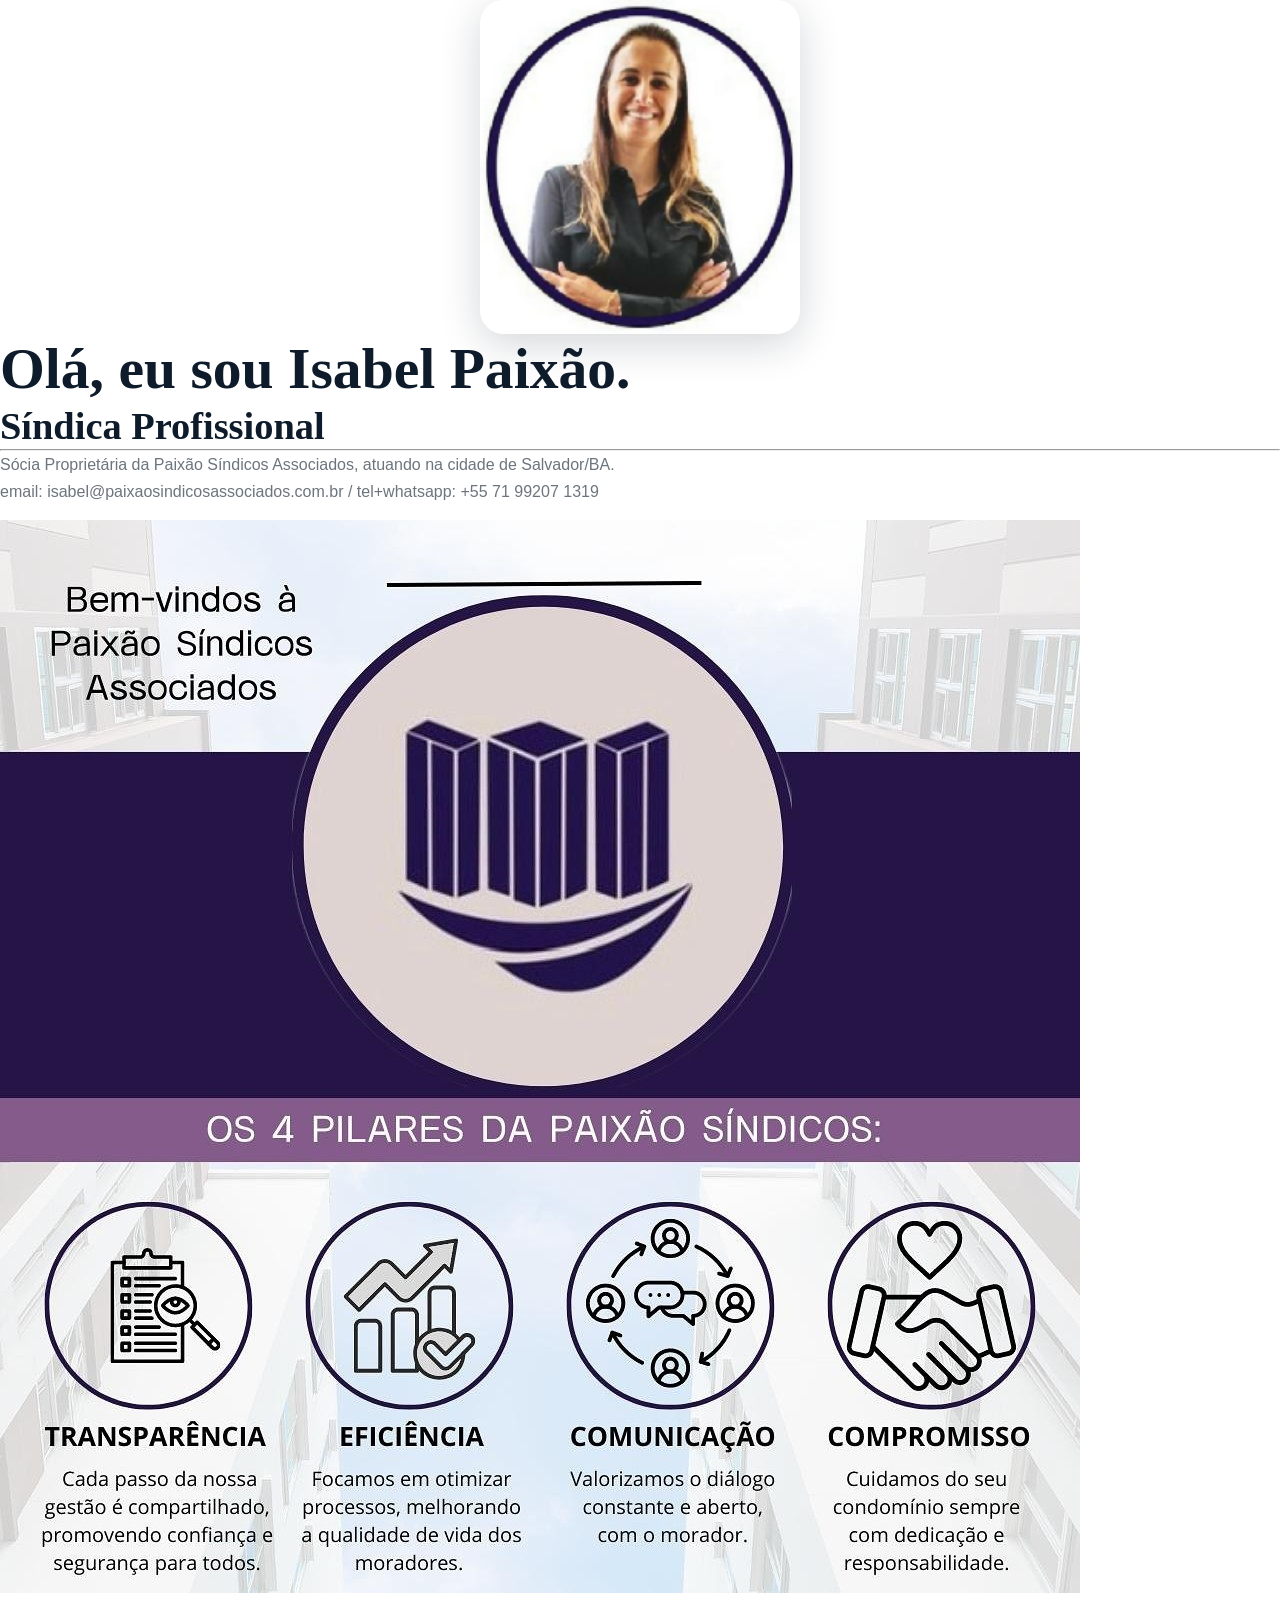
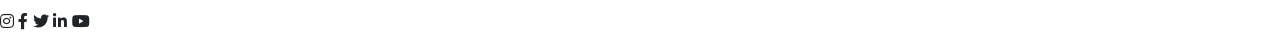
<file: index_old_abr26.html>
<!DOCTYPE html>
<html lang="pt-br">
  <head>
    <meta charset="utf-8">
    <meta name="viewport" content="width=device-width, initial-scale=1">
    <link href="https://fonts.googleapis.com/css?family=Montserrat" rel="stylesheet">
    <link rel="stylesheet" href="https://use.fontawesome.com/releases/v5.6.3/css/all.css">
    <link href="css/style.css" rel="stylesheet">
    <title>Isabel Paixão - Cartão de Visitas</title>
  </head>
  <body>
    <section>
      <div class="vcard-body">
        <div class="vcard-profile-img">
          <img src="images/avatar.png" class="profile-img" alt="avatar">
        </div>
        <div class="vcard-profile-description">
          <h1 class="profile-title">Olá, eu sou <span class="profile-title-color">Isabel Paixão.</span></h1>
          <h2 class="profile-subtitle">Síndica Profissional</h2>
          <hr />
          <div class="vcard-profile-description-text">
            <p>
              Sócia Proprietária da Paixão Síndicos Associados,
              atuando na cidade de Salvador/BA.
            </p>
          </div>
          <div class="vcard-profile-description-contact">
            <p>email: isabel@paixaosindicosassociados.com.br / tel+whatsapp: +55 71 99207 1319</p>
          </div>
        </div>

        <div class="vcard-image-container" style="text-align: center; margin: 15px 0;">
            <img src="images/pilares_psa.png" alt="Pilares PSA" style="max-width: 100%; height: auto;">
        </div>
        <div class="vcard-footer">
          <a href="#" class="footer-icon"><i class="fab fa-instagram"></i></a>
          <a href="#" class="footer-icon"><i class="fab fa-facebook-f"></i></a>
          <a href="#" class="footer-icon"><i class="fab fa-twitter"></i></a>
          <a href="#" class="footer-icon"><i class="fab fa-linkedin-in"></i></a>
          <a href="#" class="footer-icon"><i class="fab fa-youtube"></i></a>
        </div>
      </div>
    </section>
  </body>
</html>
</file>
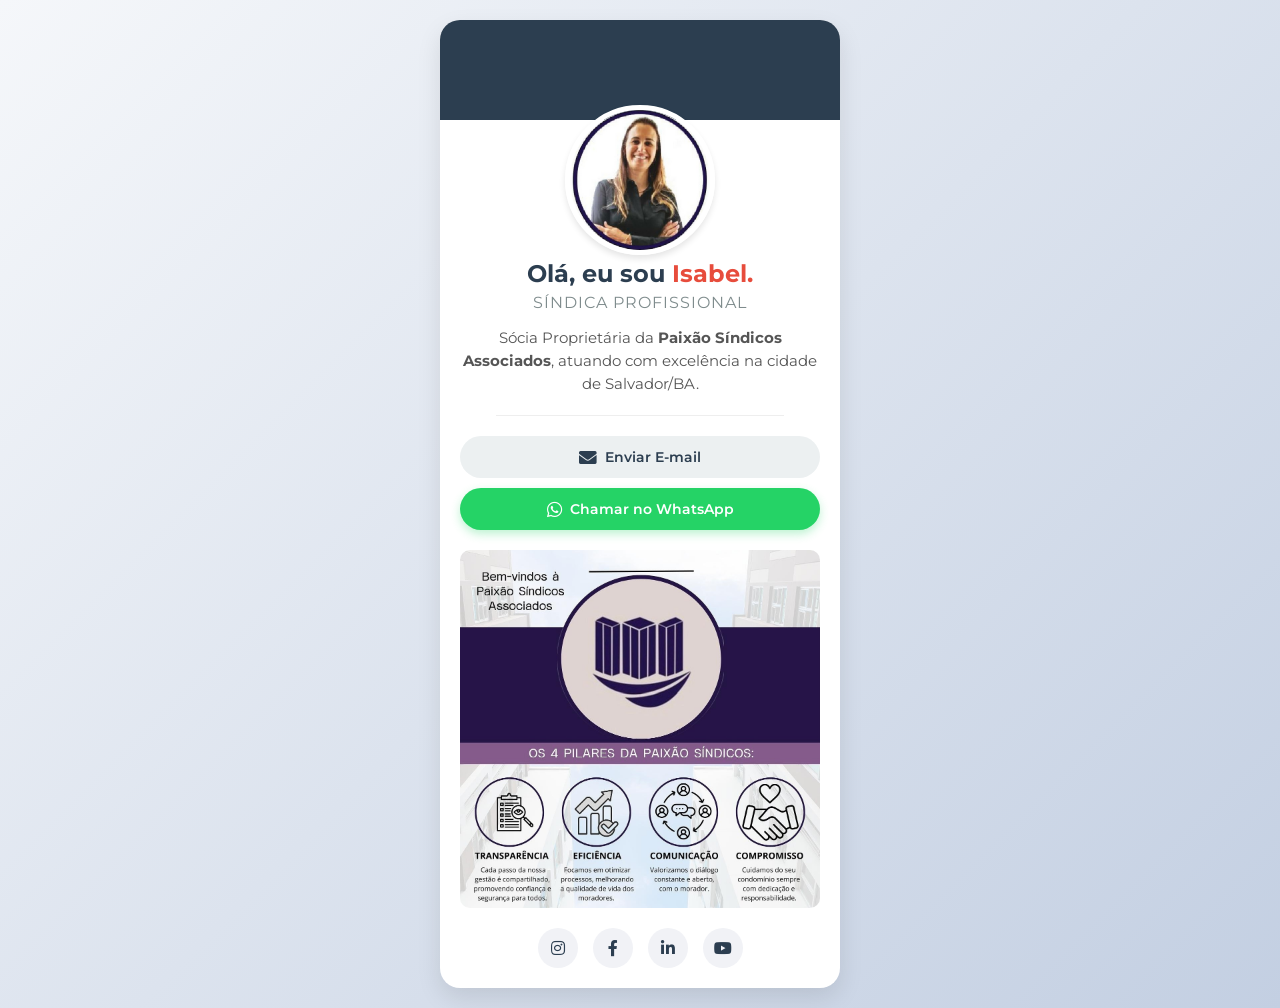
<file: phone.html>
<!DOCTYPE html>
<html lang="pt-br">
<head>
    <meta charset="utf-8">
    <meta name="viewport" content="width=device-width, initial-scale=1">
    <title>Isabel Paixão - Cartão de Visitas</title>
    
    <link href="https://fonts.googleapis.com/css?family=Montserrat:400,600,700&display=swap" rel="stylesheet">
    <link rel="stylesheet" href="https://cdnjs.cloudflare.com/ajax/libs/font-awesome/5.15.4/css/all.min.css">

    <style>
        /* Reset básico para garantir consistência */
        * {
            box-sizing: border-box;
            margin: 0;
            padding: 0;
        }

        body {
            font-family: 'Montserrat', sans-serif;
            background: linear-gradient(135deg, #f5f7fa 0%, #c3cfe2 100%); /* Fundo elegante */
            min-height: 100vh;
            display: flex;
            justify-content: center;
            align-items: center;
            padding: 20px;
            color: #333;
        }

        /* O Cartão Principal */
        .vcard-body {
            background-color: #ffffff;
            width: 100%;
            max-width: 400px; /* Limite de largura para parecer um app */
            border-radius: 20px;
            box-shadow: 0 10px 25px rgba(0,0,0,0.1);
            overflow: hidden;
            text-align: center;
            padding-bottom: 20px;
            position: relative;
        }

        /* Área do Topo e Foto */
        .vcard-header {
            background-color: #2c3e50; /* Cor da marca (ajustável) */
            height: 100px;
            margin-bottom: 60px; /* Espaço para a foto sobrepor */
        }

        .vcard-profile-img {
            margin-top: -75px; /* Puxa a foto para cima */
        }

        .profile-img {
            width: 150px;
            height: 150px;
            border-radius: 50%;
            border: 5px solid #fff;
            object-fit: cover; /* Garante que a foto não distorça */
            box-shadow: 0 4px 6px rgba(0,0,0,0.1);
        }

        /* Textos */
        .vcard-profile-description {
            padding: 0 20px;
        }

        .profile-title {
            font-size: 1.5rem;
            font-weight: 700;
            margin-bottom: 5px;
            color: #2c3e50;
        }

        .profile-title-color {
            color: #e74c3c; /* Cor de destaque no nome */
        }

        .profile-subtitle {
            font-size: 1rem;
            color: #7f8c8d;
            font-weight: 400;
            margin-bottom: 15px;
            text-transform: uppercase;
            letter-spacing: 1px;
        }

        hr {
            border: 0;
            height: 1px;
            background: #eee;
            margin: 20px auto;
            width: 80%;
        }

        .vcard-profile-description-text p {
            font-size: 0.95rem;
            line-height: 1.5;
            color: #555;
            margin-bottom: 20px;
        }

        /* Botões de Contato (Melhoria de UX para Mobile) */
        .contact-buttons {
            display: flex;
            flex-direction: column;
            gap: 10px;
            margin-bottom: 20px;
        }

        .btn-contact {
            display: flex;
            align-items: center;
            justify-content: center;
            text-decoration: none;
            padding: 12px;
            border-radius: 50px;
            font-size: 0.9rem;
            font-weight: 600;
            transition: transform 0.2s;
        }

        .btn-contact:active {
            transform: scale(0.98);
        }

        .btn-email {
            background-color: #ecf0f1;
            color: #2c3e50;
        }

        .btn-whatsapp {
            background-color: #25D366;
            color: #fff;
            box-shadow: 0 4px 10px rgba(37, 211, 102, 0.3);
        }

        .btn-contact i {
            margin-right: 8px;
            font-size: 1.1rem;
        }

        /* Imagem dos Pilares Responsiva */
        .vcard-image-container img {
            max-width: 100%;
            height: auto;
            border-radius: 10px;
            display: block;
            margin: 0 auto;
        }

        /* Rodapé com Ícones Sociais */
        .vcard-footer {
            margin-top: 20px;
            display: flex;
            justify-content: center;
            gap: 15px;
        }

        .footer-icon {
            width: 40px;
            height: 40px;
            display: flex;
            align-items: center;
            justify-content: center;
            background-color: #f1f2f6;
            color: #2c3e50;
            border-radius: 50%;
            text-decoration: none;
            transition: all 0.3s ease;
        }

        .footer-icon:hover {
            background-color: #2c3e50;
            color: #fff;
            transform: translateY(-3px);
        }

    </style>
</head>
<body>

    <section class="vcard-body">
        
        <div class="vcard-header"></div>

        <div class="vcard-profile-img">
            <img src="images/avatar.png" class="profile-img" alt="Foto de Isabel Paixão">
        </div>

        <div class="vcard-profile-description">
            <h1 class="profile-title">Olá, eu sou <span class="profile-title-color">Isabel.</span></h1>
            <h2 class="profile-subtitle">Síndica Profissional</h2>
            
            <div class="vcard-profile-description-text">
                <p>
                    Sócia Proprietária da <strong>Paixão Síndicos Associados</strong>,
                    atuando com excelência na cidade de Salvador/BA.
                </p>
            </div>

            <hr />

            <div class="contact-buttons">
                <a href="mailto:isabel@paixaosindicosassociados.com.br" class="btn-contact btn-email">
                    <i class="fas fa-envelope"></i> Enviar E-mail
                </a>
                
                <a href="https://wa.me/5571992071319" target="_blank" class="btn-contact btn-whatsapp">
                    <i class="fab fa-whatsapp"></i> Chamar no WhatsApp
                </a>
            </div>

            <div class="vcard-image-container">
                <img src="images/pilares_psa.png" alt="Pilares PSA">
            </div>
        </div>

        <div class="vcard-footer">
            <a href="#" class="footer-icon"><i class="fab fa-instagram"></i></a>
            <a href="#" class="footer-icon"><i class="fab fa-facebook-f"></i></a>
            <a href="#" class="footer-icon"><i class="fab fa-linkedin-in"></i></a>
            <a href="#" class="footer-icon"><i class="fab fa-youtube"></i></a>
        </div>

    </section>

</body>
</html>
</file>
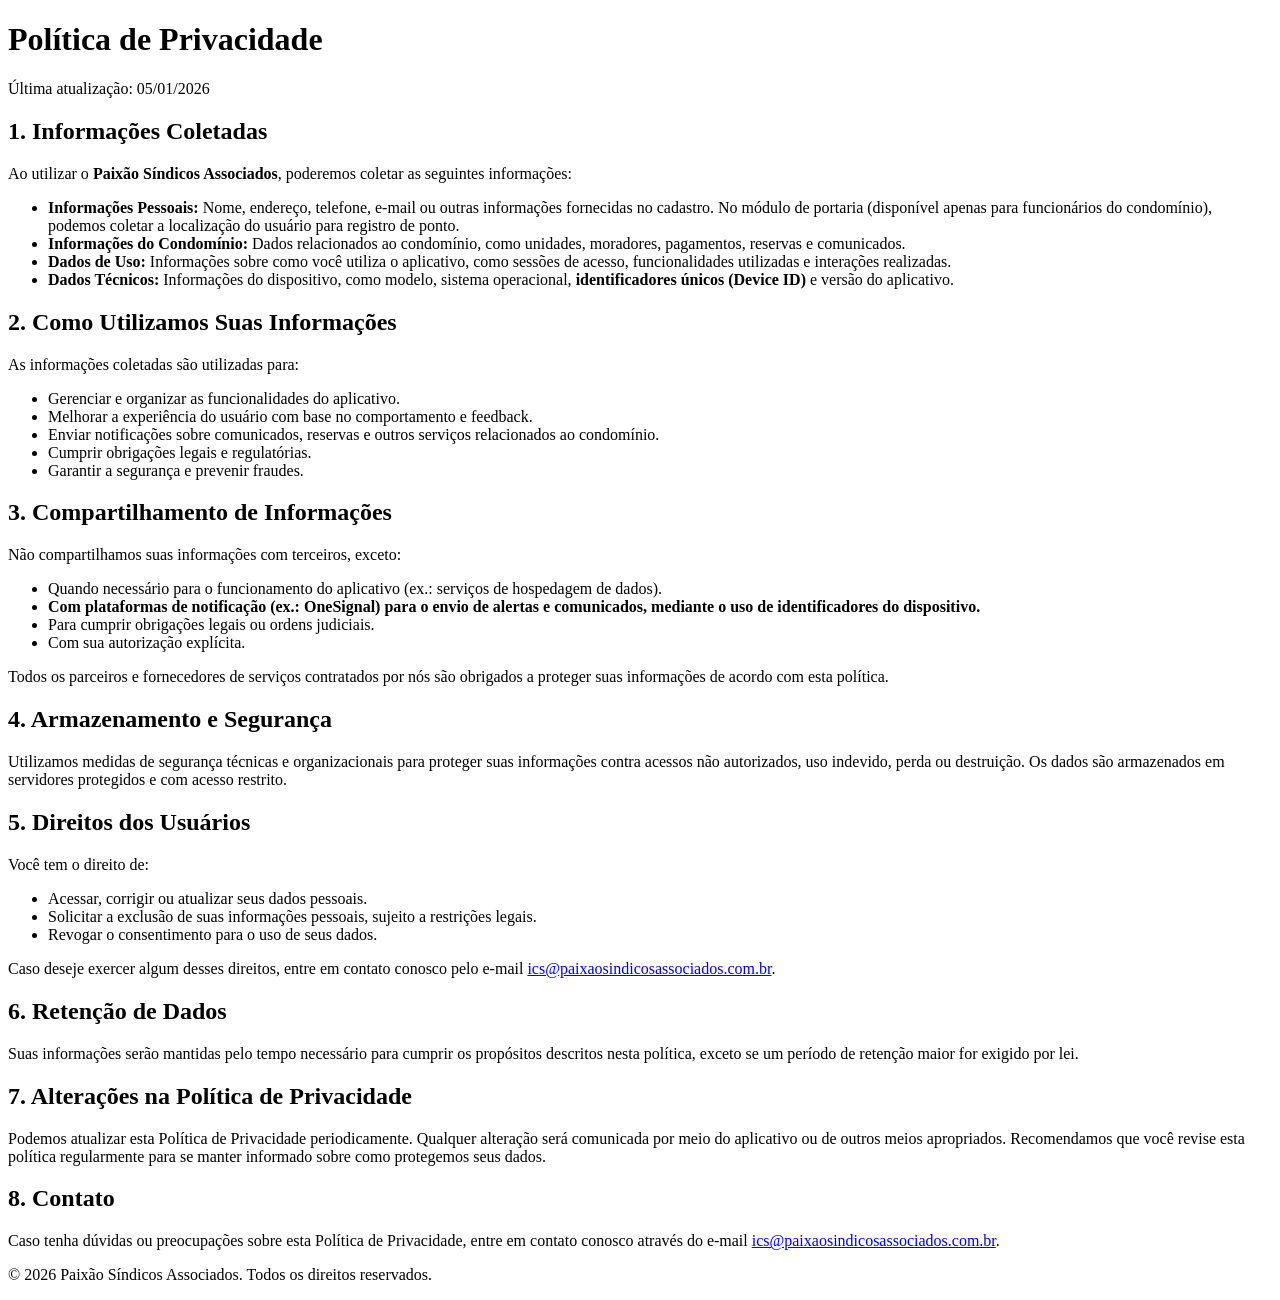
<file: politica.html>
<!DOCTYPE html>
<html lang="pt-BR">
<head>
    <meta charset="UTF-8">
    <meta name="viewport" content="width=device-width, initial-scale=1.0">
    <title>Política de Privacidade - Paixão Síndicos Associados</title>
</head>
<body>
    <header>
        <h1>Política de Privacidade</h1>
        <p>Última atualização: 05/01/2026</p>
    </header>

    <main>
        <section>
            <h2>1. Informações Coletadas</h2>
            <p>Ao utilizar o <strong>Paixão Síndicos Associados</strong>, poderemos coletar as seguintes informações:</p>
            <ul>
                <li><strong>Informações Pessoais:</strong> Nome, endereço, telefone, e-mail ou outras informações fornecidas no cadastro. No módulo de portaria (disponível apenas para funcionários do condomínio), podemos coletar a localização do usuário para registro de ponto.</li>
                <li><strong>Informações do Condomínio:</strong> Dados relacionados ao condomínio, como unidades, moradores, pagamentos, reservas e comunicados.</li>
                <li><strong>Dados de Uso:</strong> Informações sobre como você utiliza o aplicativo, como sessões de acesso, funcionalidades utilizadas e interações realizadas.</li>
                <li><strong>Dados Técnicos:</strong> Informações do dispositivo, como modelo, sistema operacional, <strong>identificadores únicos (Device ID)</strong> e versão do aplicativo.</li>
            </ul>
        </section>

        <section>
            <h2>2. Como Utilizamos Suas Informações</h2>
            <p>As informações coletadas são utilizadas para:</p>
            <ul>
                <li>Gerenciar e organizar as funcionalidades do aplicativo.</li>
                <li>Melhorar a experiência do usuário com base no comportamento e feedback.</li>
                <li>Enviar notificações sobre comunicados, reservas e outros serviços relacionados ao condomínio.</li>
                <li>Cumprir obrigações legais e regulatórias.</li>
                <li>Garantir a segurança e prevenir fraudes.</li>
            </ul>
        </section>

        <section>
            <h2>3. Compartilhamento de Informações</h2>
            <p>Não compartilhamos suas informações com terceiros, exceto:</p>
            <ul>
                <li>Quando necessário para o funcionamento do aplicativo (ex.: serviços de hospedagem de dados).</li>
                <li><strong>Com plataformas de notificação (ex.: OneSignal) para o envio de alertas e comunicados, mediante o uso de identificadores do dispositivo.</strong></li>
                <li>Para cumprir obrigações legais ou ordens judiciais.</li>
                <li>Com sua autorização explícita.</li>
            </ul>
            <p>Todos os parceiros e fornecedores de serviços contratados por nós são obrigados a proteger suas informações de acordo com esta política.</p>
        </section>

        <section>
            <h2>4. Armazenamento e Segurança</h2>
            <p>Utilizamos medidas de segurança técnicas e organizacionais para proteger suas informações contra acessos não autorizados, uso indevido, perda ou destruição. Os dados são armazenados em servidores protegidos e com acesso restrito.</p>
        </section>

        <section>
            <h2>5. Direitos dos Usuários</h2>
            <p>Você tem o direito de:</p>
            <ul>
                <li>Acessar, corrigir ou atualizar seus dados pessoais.</li>
                <li>Solicitar a exclusão de suas informações pessoais, sujeito a restrições legais.</li>
                <li>Revogar o consentimento para o uso de seus dados.</li>
            </ul>
            <p>Caso deseje exercer algum desses direitos, entre em contato conosco pelo e-mail <a href="mailto:ics@paixaosindicosassociados.com.br">ics@paixaosindicosassociados.com.br</a>.</p>
        </section>

        <section>
            <h2>6. Retenção de Dados</h2>
            <p>Suas informações serão mantidas pelo tempo necessário para cumprir os propósitos descritos nesta política, exceto se um período de retenção maior for exigido por lei.</p>
        </section>

        <section>
            <h2>7. Alterações na Política de Privacidade</h2>
            <p>Podemos atualizar esta Política de Privacidade periodicamente. Qualquer alteração será comunicada por meio do aplicativo ou de outros meios apropriados. Recomendamos que você revise esta política regularmente para se manter informado sobre como protegemos seus dados.</p>
        </section>

        <section>
            <h2>8. Contato</h2>
            <p>Caso tenha dúvidas ou preocupações sobre esta Política de Privacidade, entre em contato conosco através do e-mail <a href="mailto:ics@paixaosindicosassociados.com.br">ics@paixaosindicosassociados.com.br</a>.</p>
        </section>
    </main>

    <footer>
        <p>&copy; 2026 Paixão Síndicos Associados. Todos os direitos reservados.</p>
    </footer>
</body>
</html>
</file>
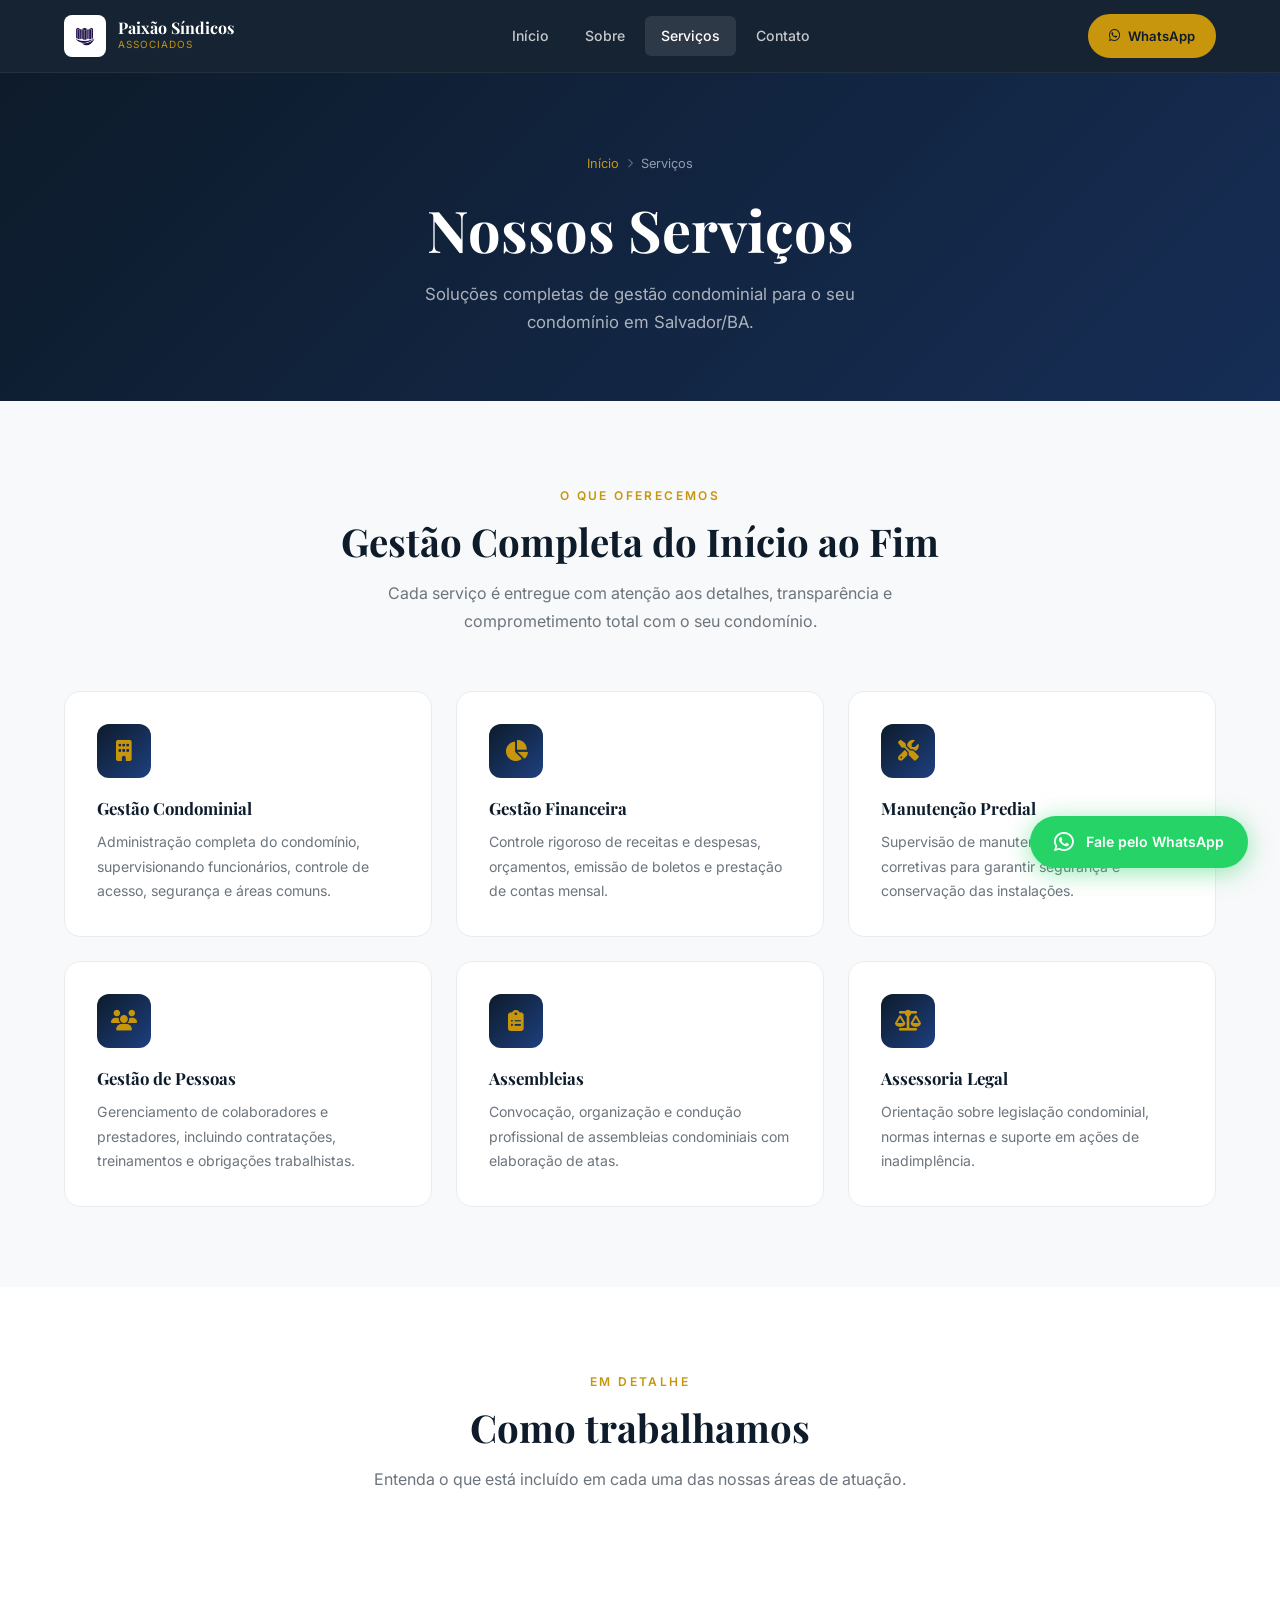
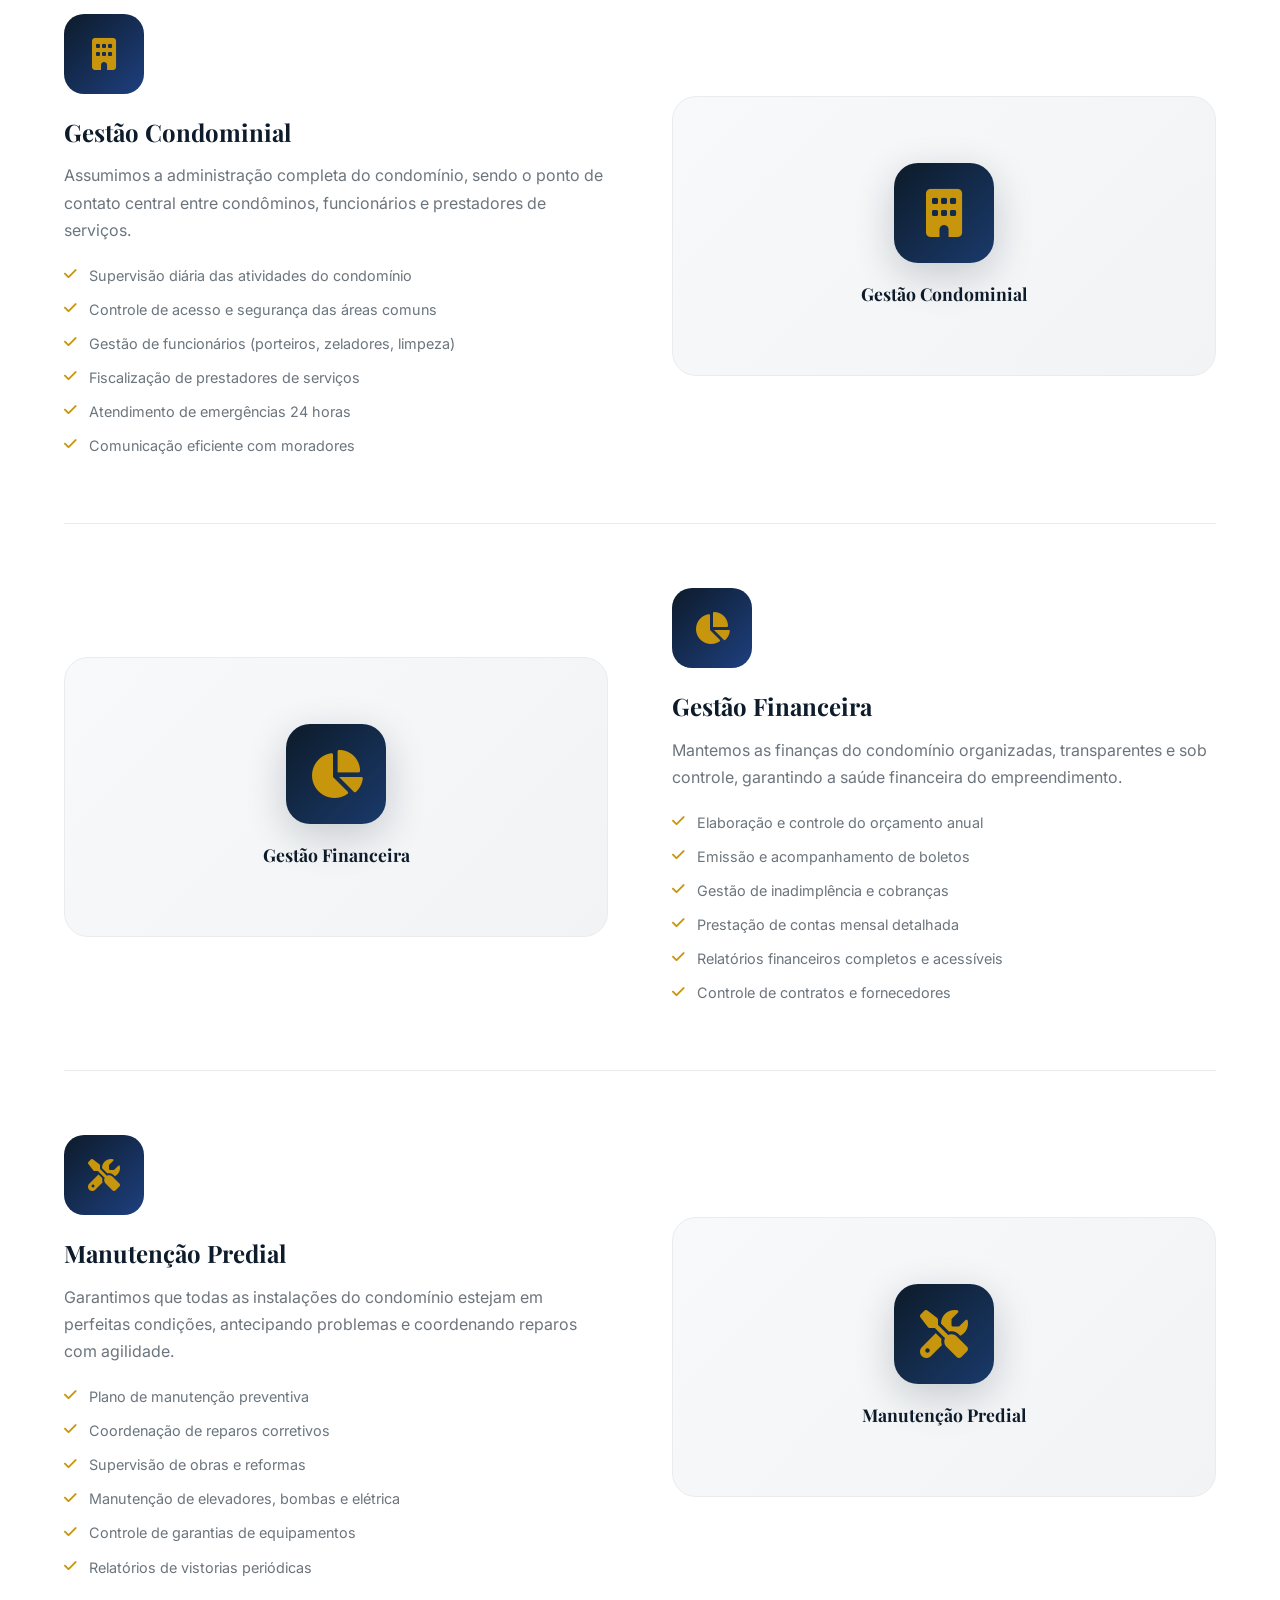
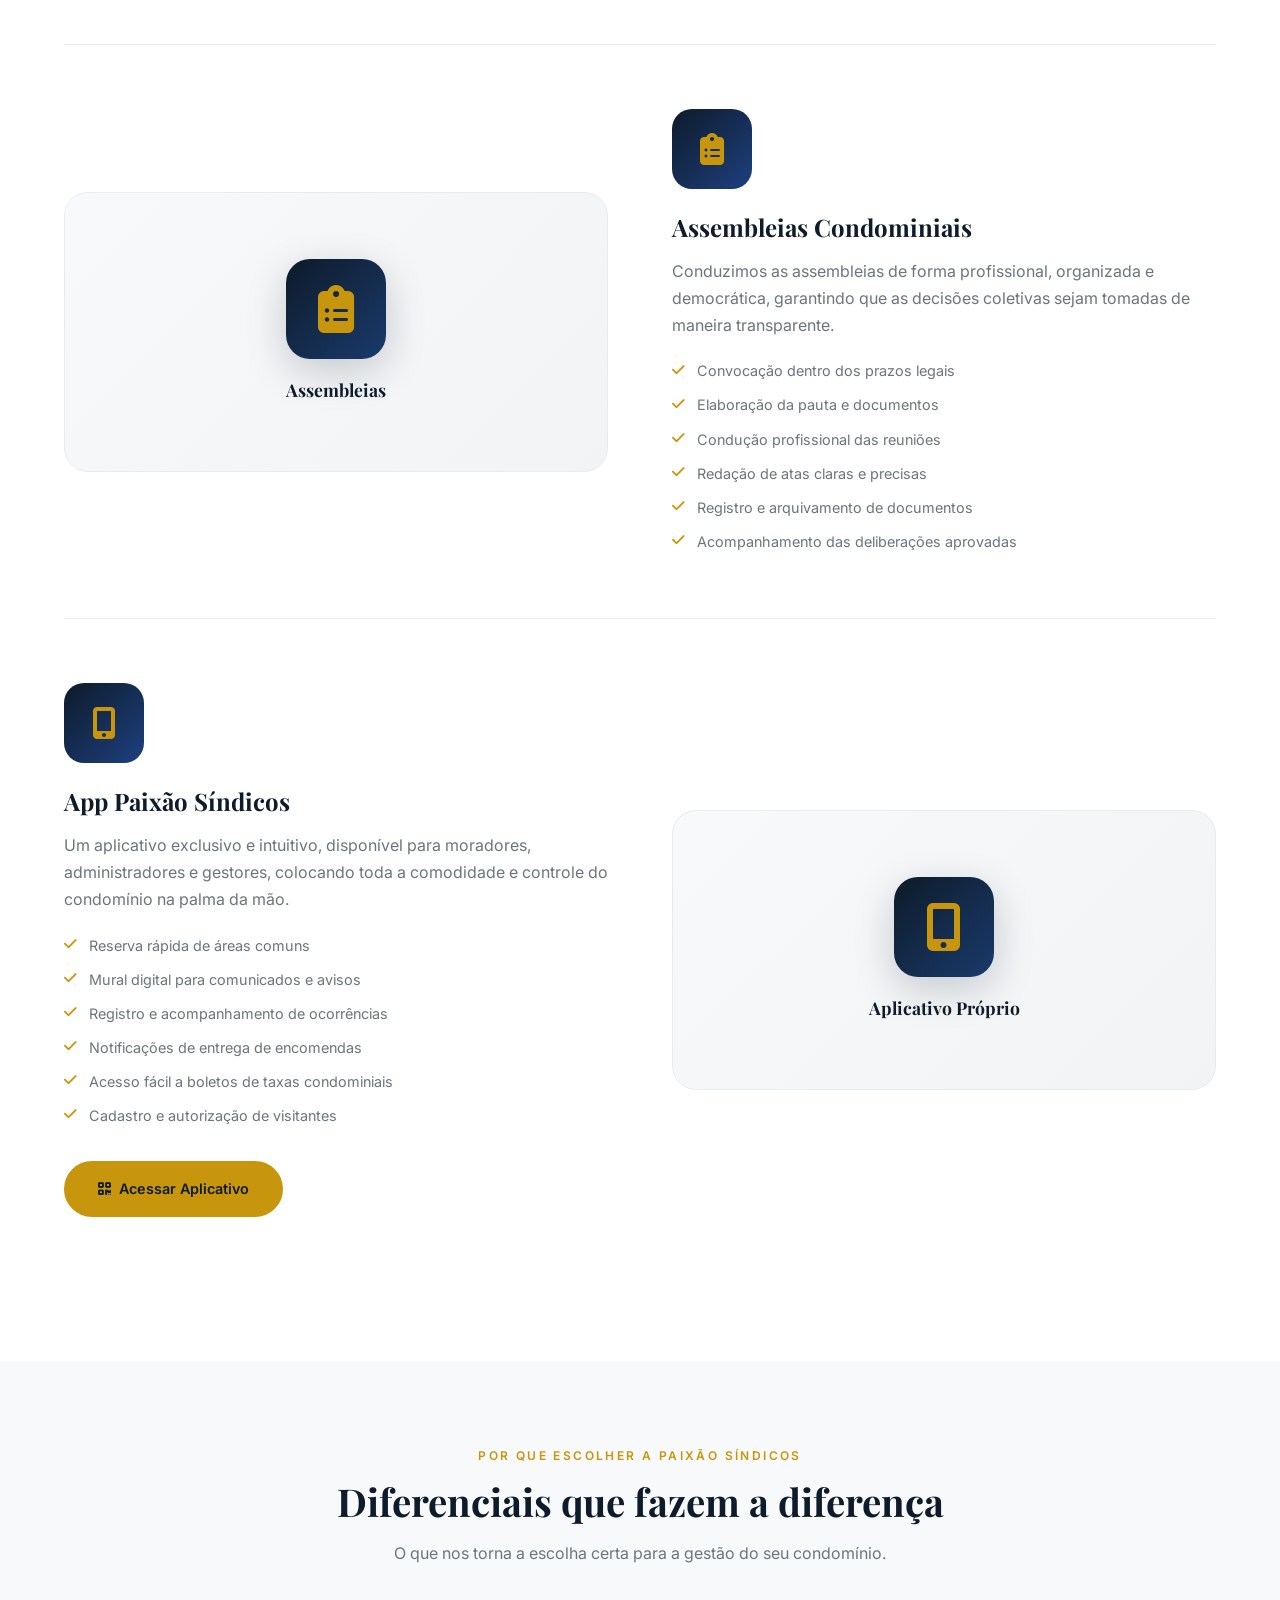
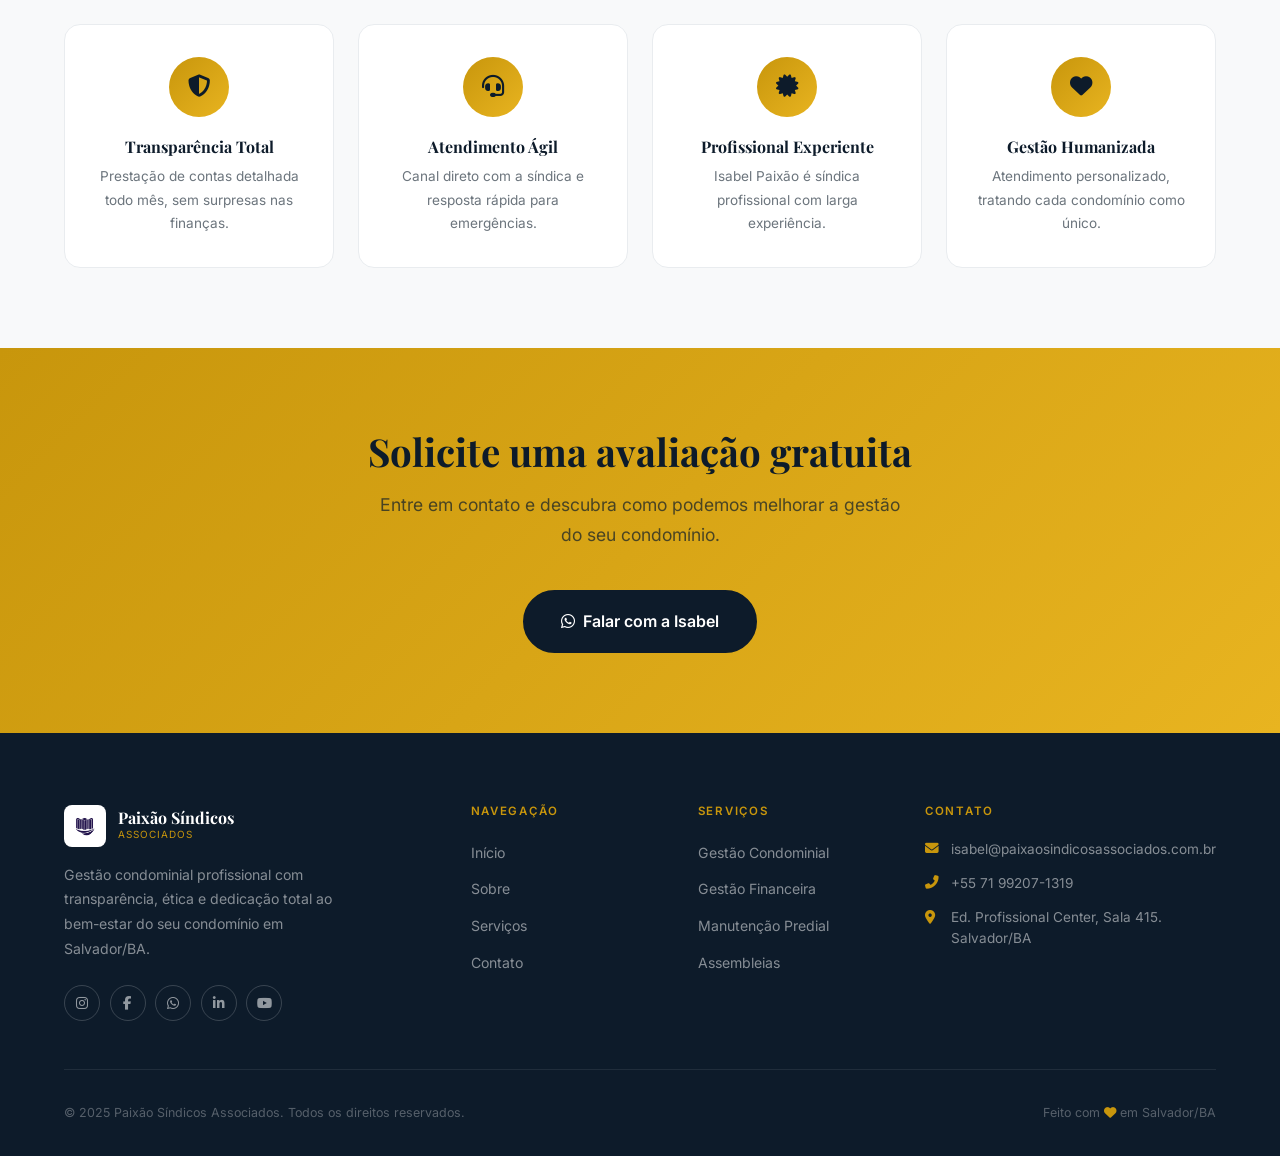
<file: servicos.html>
<!DOCTYPE html>
<html lang="pt-BR">
<head>
  <meta charset="UTF-8">
  <meta name="viewport" content="width=device-width, initial-scale=1.0">
  <meta name="description" content="Serviços da Paixão Síndicos Associados — Gestão condominial, financeira, manutenção predial, assembleias e assessoria legal em Salvador/BA.">
  <title>Serviços | Paixão Síndicos Associados</title>
  <link rel="preconnect" href="https://fonts.googleapis.com">
  <link rel="preconnect" href="https://fonts.gstatic.com" crossorigin>
  <link href="https://fonts.googleapis.com/css2?family=Playfair+Display:wght@400;600;700&family=Inter:wght@300;400;500;600;700&display=swap" rel="stylesheet">
  <link rel="stylesheet" href="https://cdnjs.cloudflare.com/ajax/libs/font-awesome/6.5.0/css/all.min.css">
  <link rel="stylesheet" href="css/style.css">
  <link rel="icon" type="image/x-icon" href="images/logo.ico">
  <link rel="icon" type="image/png" href="images/logo.png">
  <style>
    /* Service detail cards */
    .service-detail {
      display: grid;
      grid-template-columns: 1fr 1fr;
      gap: 4rem;
      align-items: center;
      padding: 4rem 0;
      border-bottom: 1px solid var(--gray-200);
    }
    .service-detail:last-child { border-bottom: none; }
    .service-detail.reverse { direction: rtl; }
    .service-detail.reverse > * { direction: ltr; }

    .service-detail-icon {
      width: 80px;
      height: 80px;
      background: linear-gradient(135deg, var(--navy), var(--blue-mid));
      border-radius: 20px;
      display: flex;
      align-items: center;
      justify-content: center;
      font-size: 2rem;
      color: var(--gold);
      margin-bottom: 1.5rem;
    }

    .service-detail h3 { font-size: 1.5rem; margin-bottom: 1rem; }

    .service-detail-list {
      list-style: none;
      display: flex;
      flex-direction: column;
      gap: 0.6rem;
      margin-top: 1.25rem;
    }

    .service-detail-list li {
      display: flex;
      align-items: flex-start;
      gap: 0.75rem;
      font-size: 0.9rem;
      color: var(--gray-600);
    }

    .service-detail-list li i {
      color: var(--gold);
      margin-top: 0.2rem;
      flex-shrink: 0;
    }

    .service-visual {
      background: linear-gradient(135deg, var(--off-white), var(--gray-100));
      border-radius: var(--radius-xl);
      padding: 3rem;
      text-align: center;
      border: 1px solid var(--gray-200);
      display: flex;
      align-items: center;
      justify-content: center;
      min-height: 280px;
    }

    .service-visual-inner {
      display: flex;
      flex-direction: column;
      align-items: center;
      gap: 1rem;
    }

    .service-visual-icon {
      width: 100px;
      height: 100px;
      background: linear-gradient(135deg, var(--navy), var(--blue));
      border-radius: 24px;
      display: flex;
      align-items: center;
      justify-content: center;
      font-size: 3rem;
      color: var(--gold);
      box-shadow: 0 12px 40px rgba(13,27,42,0.2);
    }

    .service-visual-label {
      font-family: 'Playfair Display', serif;
      font-weight: 700;
      font-size: 1.1rem;
      color: var(--navy);
    }

    /* Why choose us */
    .why-grid {
      display: grid;
      grid-template-columns: repeat(4, 1fr);
      gap: 1.5rem;
    }

    .why-card {
      text-align: center;
      padding: 2rem 1.5rem;
      background: var(--white);
      border-radius: var(--radius-lg);
      border: 1px solid var(--gray-200);
      transition: var(--transition);
    }

    .why-card:hover {
      box-shadow: var(--shadow);
      transform: translateY(-4px);
    }

    .why-icon {
      width: 60px;
      height: 60px;
      background: linear-gradient(135deg, var(--gold), var(--gold-light));
      border-radius: 50%;
      display: flex;
      align-items: center;
      justify-content: center;
      font-size: 1.4rem;
      color: var(--navy);
      margin: 0 auto 1.25rem;
    }

    .why-card h4 { font-size: 1rem; margin-bottom: 0.6rem; }
    .why-card p { font-size: 0.85rem; }

    @media (max-width: 900px) {
      .service-detail {
        grid-template-columns: 1fr;
        gap: 2rem;
        padding: 3rem 0;
      }
      .service-detail.reverse { direction: ltr; }
      .why-grid { grid-template-columns: repeat(2, 1fr); }
    }

    @media (max-width: 600px) {
      .why-grid { grid-template-columns: 1fr; }
    }
  </style>
</head>
<body>

  <!-- NAVIGATION -->
  <nav class="navbar" role="navigation" aria-label="Menu principal">
    <div class="container">
      <a href="index.html" class="nav-logo" aria-label="Paixão Síndicos Associados - Início">
        <img src="images/logo.png" alt="PSA" class="nav-logo-img">
        <div class="nav-logo-text">
          <span class="nav-logo-name">Paixão Síndicos</span>
          <span class="nav-logo-sub">Associados</span>
        </div>
      </a>
      <ul class="nav-links" id="navLinks">
        <li><a href="index.html">Início</a></li>
        <li><a href="sobre.html">Sobre</a></li>
        <li><a href="servicos.html">Serviços</a></li>
        <li><a href="contato.html">Contato</a></li>
      </ul>
      <div class="nav-actions">
        <a href="https://wa.me/5571992071319" class="btn btn-primary" target="_blank" rel="noopener noreferrer">
          <i class="fab fa-whatsapp"></i> WhatsApp
        </a>
        <button class="nav-toggle" id="navToggle" aria-label="Abrir menu" aria-expanded="false">
          <span></span><span></span><span></span>
        </button>
      </div>
    </div>
  </nav>

  <!-- PAGE HERO -->
  <section class="page-hero">
    <div class="container">
      <nav class="breadcrumb" aria-label="Você está em">
        <a href="index.html">Início</a>
        <i class="fas fa-chevron-right"></i>
        <span>Serviços</span>
      </nav>
      <h1>Nossos Serviços</h1>
      <p>Soluções completas de gestão condominial para o seu condomínio em Salvador/BA.</p>
    </div>
  </section>

  <!-- SERVICES OVERVIEW CARDS -->
  <section class="section section-alt">
    <div class="container">
      <div class="section-header fade-up">
        <span class="eyebrow">O que oferecemos</span>
        <h2>Gestão Completa do Início ao Fim</h2>
        <p>Cada serviço é entregue com atenção aos detalhes, transparência e comprometimento total com o seu condomínio.</p>
      </div>
      <div class="services-grid">
        <div class="service-card fade-up delay-1">
          <div class="service-icon"><i class="fas fa-building"></i></div>
          <h3>Gestão Condominial</h3>
          <p>Administração completa do condomínio, supervisionando funcionários, controle de acesso, segurança e áreas comuns.</p>
        </div>
        <div class="service-card fade-up delay-2">
          <div class="service-icon"><i class="fas fa-chart-pie"></i></div>
          <h3>Gestão Financeira</h3>
          <p>Controle rigoroso de receitas e despesas, orçamentos, emissão de boletos e prestação de contas mensal.</p>
        </div>
        <div class="service-card fade-up delay-3">
          <div class="service-icon"><i class="fas fa-tools"></i></div>
          <h3>Manutenção Predial</h3>
          <p>Supervisão de manutenções preventivas e corretivas para garantir segurança e conservação das instalações.</p>
        </div>
        <div class="service-card fade-up delay-4">
          <div class="service-icon"><i class="fas fa-users"></i></div>
          <h3>Gestão de Pessoas</h3>
          <p>Gerenciamento de colaboradores e prestadores, incluindo contratações, treinamentos e obrigações trabalhistas.</p>
        </div>
        <div class="service-card fade-up delay-5">
          <div class="service-icon"><i class="fas fa-clipboard-list"></i></div>
          <h3>Assembleias</h3>
          <p>Convocação, organização e condução profissional de assembleias condominiais com elaboração de atas.</p>
        </div>
        <div class="service-card fade-up delay-6">
          <div class="service-icon"><i class="fas fa-balance-scale"></i></div>
          <h3>Assessoria Legal</h3>
          <p>Orientação sobre legislação condominial, normas internas e suporte em ações de inadimplência.</p>
        </div>
      </div>
    </div>
  </section>

  <!-- SERVICES DETAILS -->
  <section class="section">
    <div class="container">
      <div class="section-header fade-up">
        <span class="eyebrow">Em detalhe</span>
        <h2>Como trabalhamos</h2>
        <p>Entenda o que está incluído em cada uma das nossas áreas de atuação.</p>
      </div>

      <div class="service-detail fade-up">
        <div>
          <div class="service-detail-icon"><i class="fas fa-building"></i></div>
          <h3>Gestão Condominial</h3>
          <p>Assumimos a administração completa do condomínio, sendo o ponto de contato central entre condôminos, funcionários e prestadores de serviços.</p>
          <ul class="service-detail-list">
            <li><i class="fas fa-check"></i> Supervisão diária das atividades do condomínio</li>
            <li><i class="fas fa-check"></i> Controle de acesso e segurança das áreas comuns</li>
            <li><i class="fas fa-check"></i> Gestão de funcionários (porteiros, zeladores, limpeza)</li>
            <li><i class="fas fa-check"></i> Fiscalização de prestadores de serviços</li>
            <li><i class="fas fa-check"></i> Atendimento de emergências 24 horas</li>
            <li><i class="fas fa-check"></i> Comunicação eficiente com moradores</li>
          </ul>
        </div>
        <div class="service-visual">
          <div class="service-visual-inner">
            <div class="service-visual-icon"><i class="fas fa-building"></i></div>
            <span class="service-visual-label">Gestão Condominial</span>
          </div>
        </div>
      </div>

      <div class="service-detail reverse fade-up">
        <div>
          <div class="service-detail-icon"><i class="fas fa-chart-pie"></i></div>
          <h3>Gestão Financeira</h3>
          <p>Mantemos as finanças do condomínio organizadas, transparentes e sob controle, garantindo a saúde financeira do empreendimento.</p>
          <ul class="service-detail-list">
            <li><i class="fas fa-check"></i> Elaboração e controle do orçamento anual</li>
            <li><i class="fas fa-check"></i> Emissão e acompanhamento de boletos</li>
            <li><i class="fas fa-check"></i> Gestão de inadimplência e cobranças</li>
            <li><i class="fas fa-check"></i> Prestação de contas mensal detalhada</li>
            <li><i class="fas fa-check"></i> Relatórios financeiros completos e acessíveis</li>
            <li><i class="fas fa-check"></i> Controle de contratos e fornecedores</li>
          </ul>
        </div>
        <div class="service-visual">
          <div class="service-visual-inner">
            <div class="service-visual-icon"><i class="fas fa-chart-pie"></i></div>
            <span class="service-visual-label">Gestão Financeira</span>
          </div>
        </div>
      </div>

      <div class="service-detail fade-up">
        <div>
          <div class="service-detail-icon"><i class="fas fa-tools"></i></div>
          <h3>Manutenção Predial</h3>
          <p>Garantimos que todas as instalações do condomínio estejam em perfeitas condições, antecipando problemas e coordenando reparos com agilidade.</p>
          <ul class="service-detail-list">
            <li><i class="fas fa-check"></i> Plano de manutenção preventiva</li>
            <li><i class="fas fa-check"></i> Coordenação de reparos corretivos</li>
            <li><i class="fas fa-check"></i> Supervisão de obras e reformas</li>
            <li><i class="fas fa-check"></i> Manutenção de elevadores, bombas e elétrica</li>
            <li><i class="fas fa-check"></i> Controle de garantias de equipamentos</li>
            <li><i class="fas fa-check"></i> Relatórios de vistorias periódicas</li>
          </ul>
        </div>
        <div class="service-visual">
          <div class="service-visual-inner">
            <div class="service-visual-icon"><i class="fas fa-tools"></i></div>
            <span class="service-visual-label">Manutenção Predial</span>
          </div>
        </div>
      </div>

      <div class="service-detail reverse fade-up">
        <div>
          <div class="service-detail-icon"><i class="fas fa-clipboard-list"></i></div>
          <h3>Assembleias Condominiais</h3>
          <p>Conduzimos as assembleias de forma profissional, organizada e democrática, garantindo que as decisões coletivas sejam tomadas de maneira transparente.</p>
          <ul class="service-detail-list">
            <li><i class="fas fa-check"></i> Convocação dentro dos prazos legais</li>
            <li><i class="fas fa-check"></i> Elaboração da pauta e documentos</li>
            <li><i class="fas fa-check"></i> Condução profissional das reuniões</li>
            <li><i class="fas fa-check"></i> Redação de atas claras e precisas</li>
            <li><i class="fas fa-check"></i> Registro e arquivamento de documentos</li>
            <li><i class="fas fa-check"></i> Acompanhamento das deliberações aprovadas</li>
          </ul>
        </div>
        <div class="service-visual">
          <div class="service-visual-inner">
            <div class="service-visual-icon"><i class="fas fa-clipboard-list"></i></div>
            <span class="service-visual-label">Assembleias</span>
          </div>
        </div>
      </div>

      <div class="service-detail fade-up">
        <div>
          <div class="service-detail-icon"><i class="fas fa-mobile-alt"></i></div>
          <h3>App Paixão Síndicos</h3>
          <p>Um aplicativo exclusivo e intuitivo, disponível para moradores, administradores e gestores, colocando toda a comodidade e controle do condomínio na palma da mão.</p>
          <ul class="service-detail-list">
            <li><i class="fas fa-check"></i> Reserva rápida de áreas comuns</li>
            <li><i class="fas fa-check"></i> Mural digital para comunicados e avisos</li>
            <li><i class="fas fa-check"></i> Registro e acompanhamento de ocorrências</li>
            <li><i class="fas fa-check"></i> Notificações de entrega de encomendas</li>
            <li><i class="fas fa-check"></i> Acesso fácil a boletos de taxas condominiais</li>
            <li><i class="fas fa-check"></i> Cadastro e autorização de visitantes</li>
          </ul>
          
          <!-- Botão de Download adicionado aqui -->
          <div style="margin-top: 2rem;">
            <a href="https://www.paixaosindicosassociados.com.br/qrcode.html" class="btn btn-primary" target="_blank" rel="noopener noreferrer">
              <i class="fas fa-qrcode"></i> Acessar Aplicativo
            </a>
          </div>
        </div>
        
        <div class="service-visual">
          <div class="service-visual-inner">
            <div class="service-visual-icon"><i class="fas fa-mobile-alt"></i></div>
            <span class="service-visual-label">Aplicativo Próprio</span>
          </div>
        </div>
      </div>
      
    </div>
  </section>

  <!-- WHY CHOOSE US -->
  <section class="section section-alt">
    <div class="container">
      <div class="section-header fade-up">
        <span class="eyebrow">Por que escolher a Paixão Síndicos</span>
        <h2>Diferenciais que fazem a diferença</h2>
        <p>O que nos torna a escolha certa para a gestão do seu condomínio.</p>
      </div>
      <div class="why-grid">
        <div class="why-card fade-up delay-1">
          <div class="why-icon"><i class="fas fa-shield-alt"></i></div>
          <h4>Transparência Total</h4>
          <p>Prestação de contas detalhada todo mês, sem surpresas nas finanças.</p>
        </div>
        <div class="why-card fade-up delay-2">
          <div class="why-icon"><i class="fas fa-headset"></i></div>
          <h4>Atendimento Ágil</h4>
          <p>Canal direto com a síndica e resposta rápida para emergências.</p>
        </div>
        <div class="why-card fade-up delay-3">
          <div class="why-icon"><i class="fas fa-certificate"></i></div>
          <h4>Profissional Experiente</h4>
          <p>Isabel Paixão é síndica profissional com larga experiência.</p>
        </div>
        <div class="why-card fade-up delay-4">
          <div class="why-icon"><i class="fas fa-heart"></i></div>
          <h4>Gestão Humanizada</h4>
          <p>Atendimento personalizado, tratando cada condomínio como único.</p>
        </div>
      </div>
    </div>
  </section>

  <!-- CTA -->
  <section class="cta-band">
    <div class="container">
      <div class="fade-up">
        <h2>Solicite uma avaliação gratuita</h2>
        <p>Entre em contato e descubra como podemos melhorar a gestão do seu condomínio.</p>
        <a href="https://wa.me/5571992071319" class="btn btn-dark" target="_blank" rel="noopener noreferrer" style="font-size: 1rem; padding: 1rem 2.25rem;">
          <i class="fab fa-whatsapp"></i> Falar com a Isabel
        </a>
      </div>
    </div>
  </section>

  <!-- FOOTER -->
  <footer class="footer">
    <div class="container">
      <div class="footer-grid">
        <div class="footer-brand">
          <a href="index.html" class="nav-logo">
            <img src="images/logo.png" alt="PSA" class="nav-logo-img">
            <div class="nav-logo-text">
              <span class="nav-logo-name">Paixão Síndicos</span>
              <span class="nav-logo-sub">Associados</span>
            </div>
          </a>
          <p>Gestão condominial profissional com transparência, ética e dedicação total ao bem-estar do seu condomínio em Salvador/BA.</p>
          <div class="footer-social">
            <a href="https://www.instagram.com/paixaosindicoseassociados" target="_blank" rel="noopener" aria-label="Instagram"><i class="fab fa-instagram"></i></a>
            <a href="#" target="_blank" rel="noopener" aria-label="Facebook"><i class="fab fa-facebook-f"></i></a>
            <a href="https://wa.me/5571992071319" target="_blank" rel="noopener" aria-label="WhatsApp"><i class="fab fa-whatsapp"></i></a>
            <a href="#" target="_blank" rel="noopener" aria-label="LinkedIn"><i class="fab fa-linkedin-in"></i></a>
            <a href="#" target="_blank" rel="noopener" aria-label="YouTube"><i class="fab fa-youtube"></i></a>
          </div>
        </div>
        <div class="footer-col">
          <h4>Navegação</h4>
          <ul class="footer-links">
            <li><a href="index.html">Início</a></li>
            <li><a href="sobre.html">Sobre</a></li>
            <li><a href="servicos.html">Serviços</a></li>
            <li><a href="contato.html">Contato</a></li>
          </ul>
        </div>
        <div class="footer-col">
          <h4>Serviços</h4>
          <ul class="footer-links">
            <li><a href="servicos.html">Gestão Condominial</a></li>
            <li><a href="servicos.html">Gestão Financeira</a></li>
            <li><a href="servicos.html">Manutenção Predial</a></li>
            <li><a href="servicos.html">Assembleias</a></li>
          </ul>
        </div>
        <div class="footer-col">
          <h4>Contato</h4>
          <div class="footer-contact-item">
            <i class="fas fa-envelope"></i>
            <a href="mailto:isabel@paixaosindicosassociados.com.br">isabel@paixaosindicosassociados.com.br</a>
          </div>
          <div class="footer-contact-item">
            <i class="fas fa-phone-alt"></i>
            <a href="tel:+5571992071319">+55 71 99207-1319</a>
          </div>
          <div class="footer-contact-item">
            <i class="fas fa-map-marker-alt"></i>
            <span>Ed. Profissional Center, Sala 415. Salvador/BA</span>
          </div>
        </div>
      </div>
      <div class="footer-bottom">
        <p>&copy; 2025 Paixão Síndicos Associados. Todos os direitos reservados.</p>
        <p>Feito com <i class="fas fa-heart" style="color: var(--gold);"></i> em Salvador/BA</p>
      </div>
    </div>
  </footer>

  <a href="https://wa.me/5571992071319" class="whatsapp-float" target="_blank" rel="noopener noreferrer" aria-label="Conversar pelo WhatsApp">
    <i class="fab fa-whatsapp"></i>
    <span>Fale pelo WhatsApp</span>
  </a>

  <script src="js/main.js"></script>
</body>
</html>
</file>
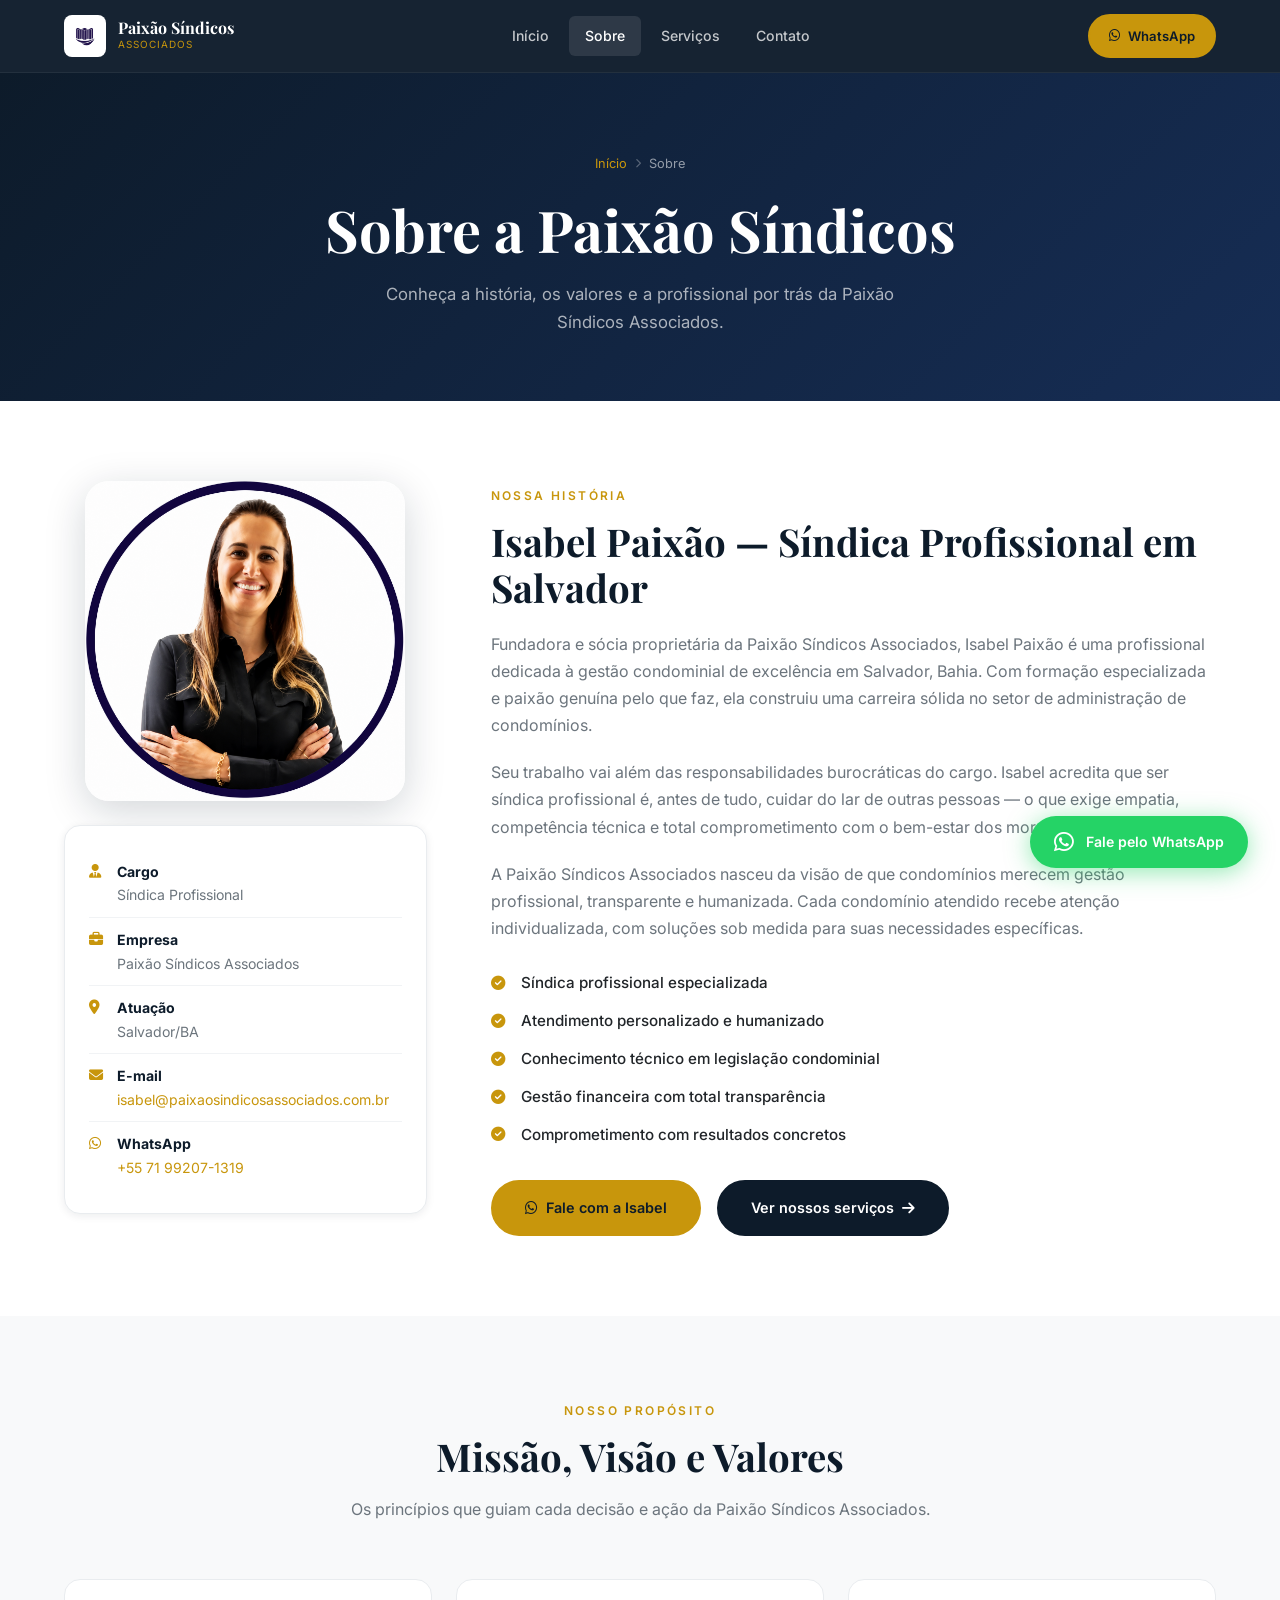
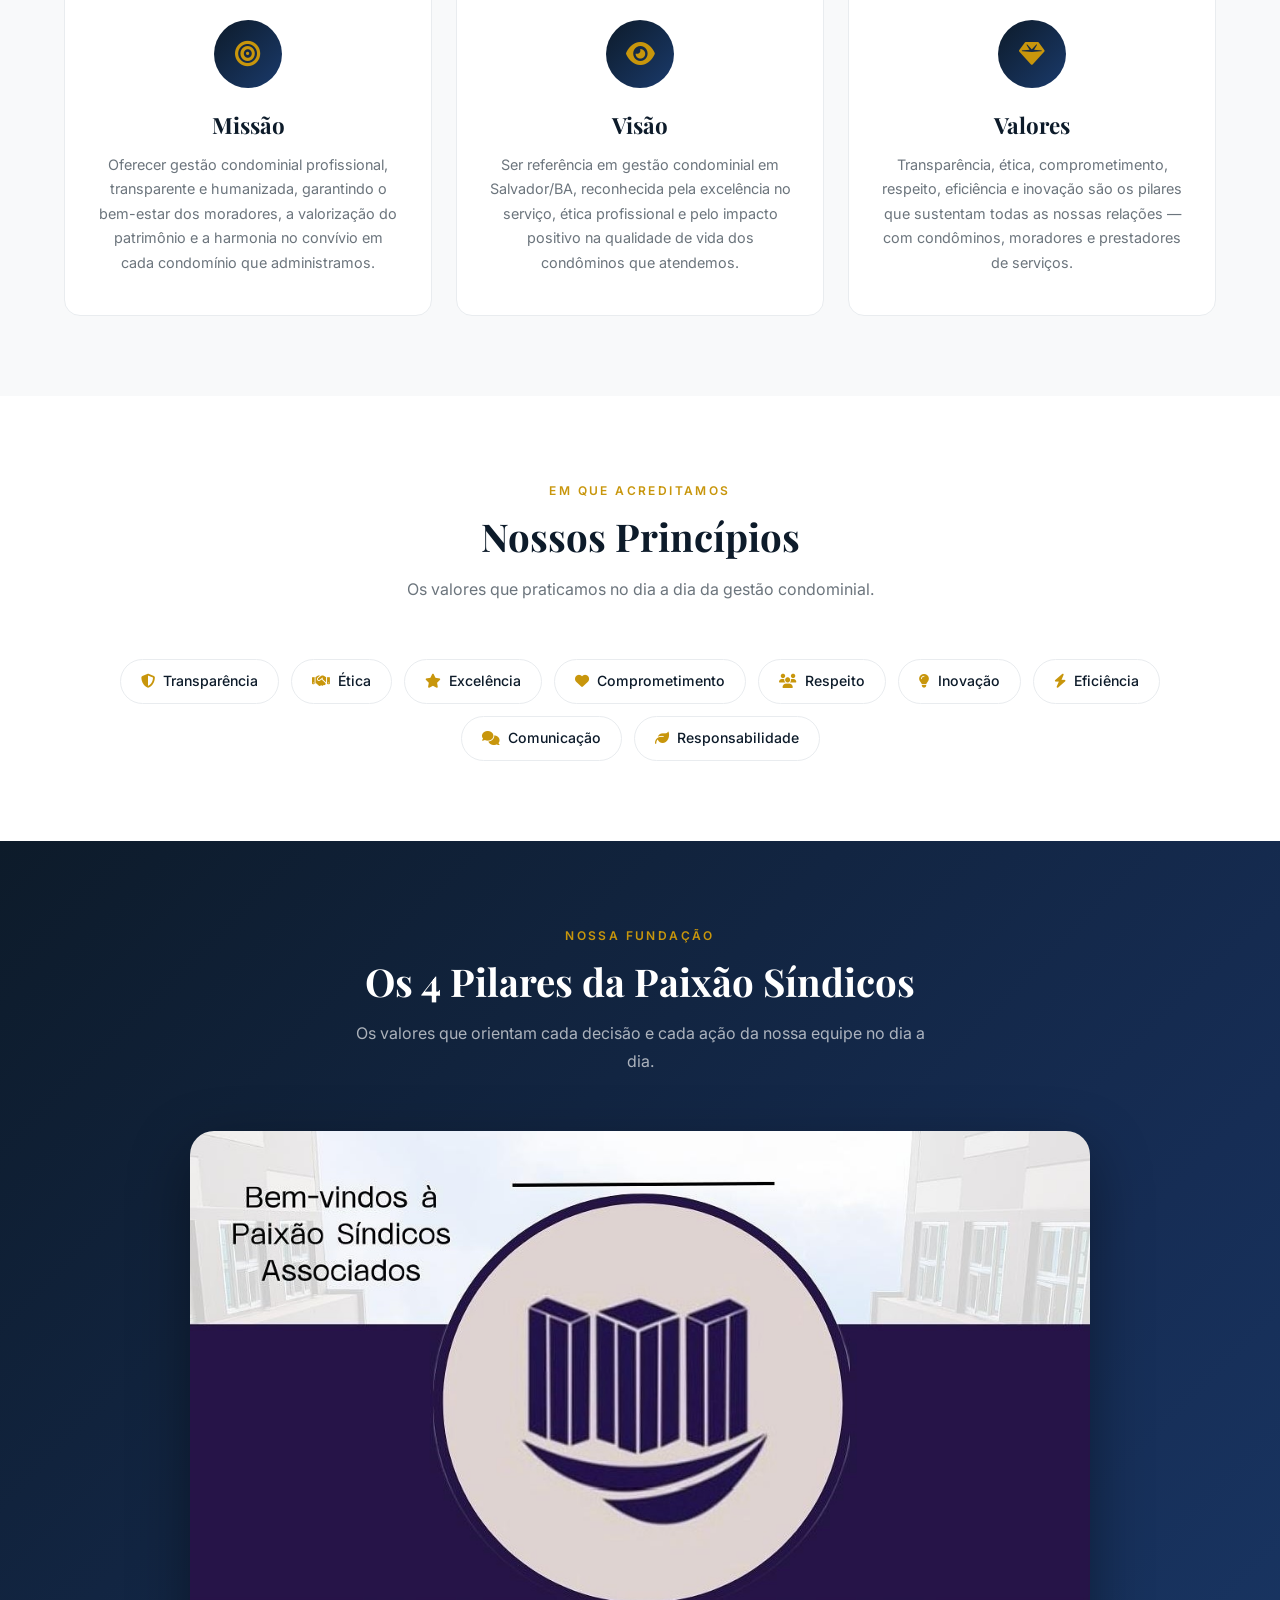
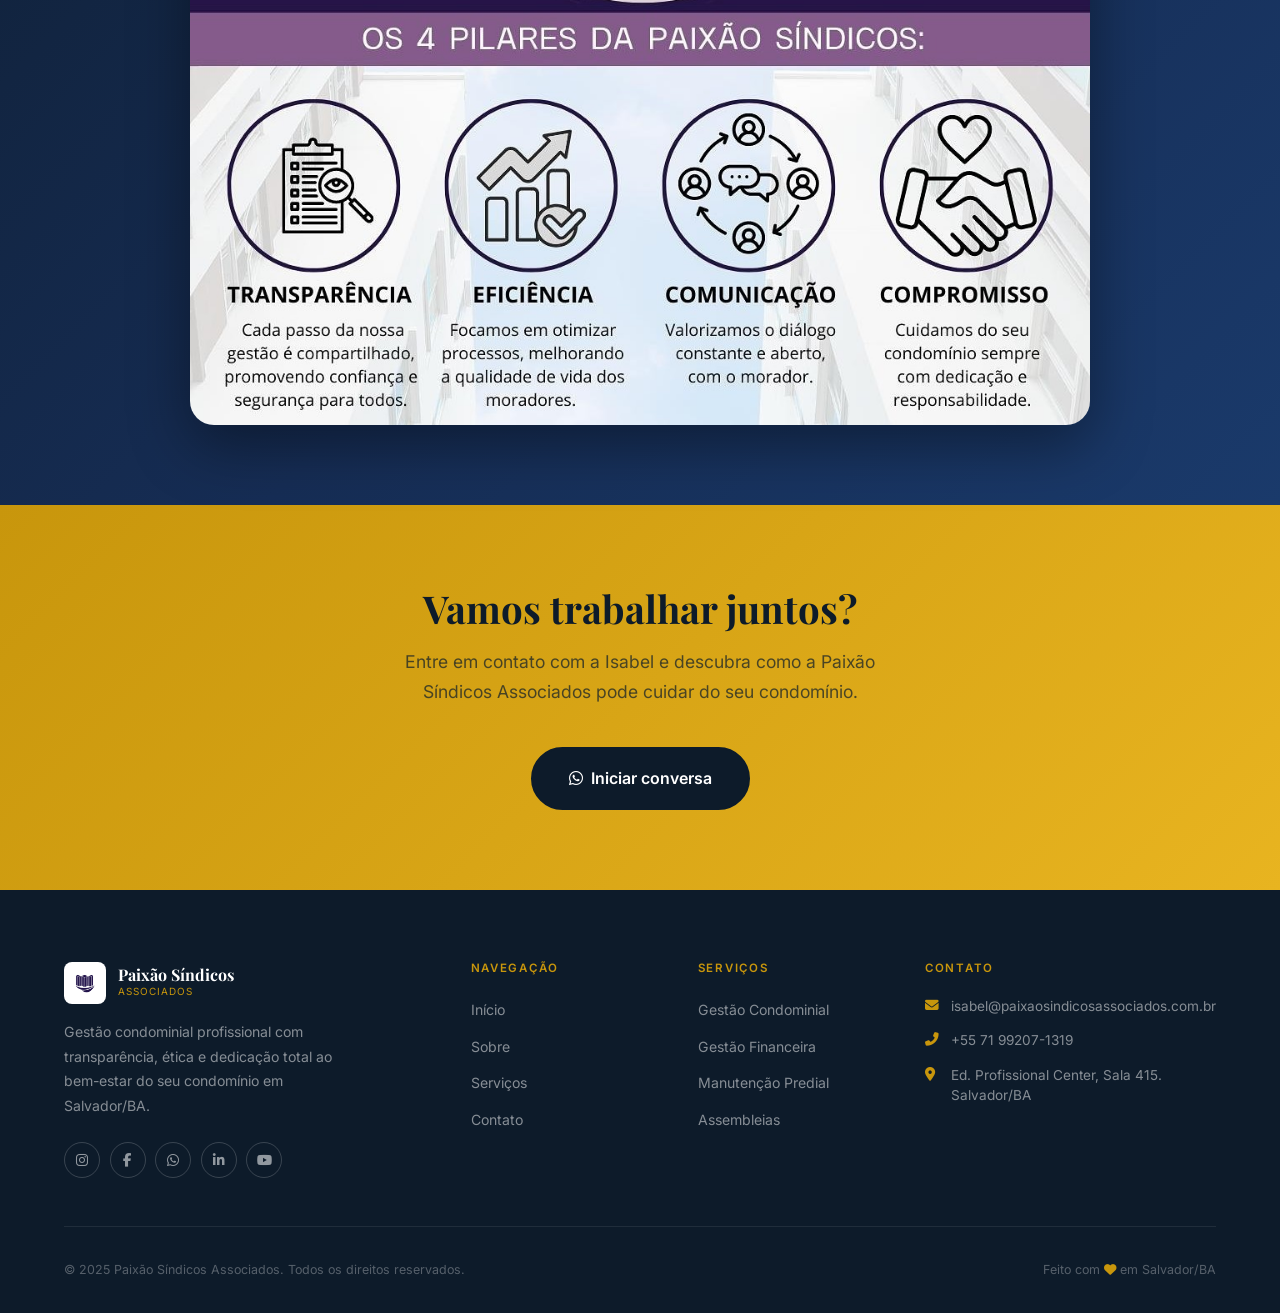
<file: sobre.html>
<!DOCTYPE html>
<html lang="pt-BR">
<head>
  <meta charset="UTF-8">
  <meta name="viewport" content="width=device-width, initial-scale=1.0">
  <meta name="description" content="Conheça Isabel Paixão e a história da Paixão Síndicos Associados — síndica profissional em Salvador/BA com missão de excelência na gestão condominial.">
  <title>Sobre | Paixão Síndicos Associados</title>
  <link rel="preconnect" href="https://fonts.googleapis.com">
  <link rel="preconnect" href="https://fonts.gstatic.com" crossorigin>
  <link href="https://fonts.googleapis.com/css2?family=Playfair+Display:wght@400;600;700&family=Inter:wght@300;400;500;600;700&display=swap" rel="stylesheet">
  <link rel="stylesheet" href="https://cdnjs.cloudflare.com/ajax/libs/font-awesome/6.5.0/css/all.min.css">
  <link rel="stylesheet" href="css/style.css">
  <link rel="icon" type="image/x-icon" href="images/logo.ico">
  <link rel="icon" type="image/png" href="images/logo.png">
</head>
<body>

  <!-- NAVIGATION -->
  <nav class="navbar" role="navigation" aria-label="Menu principal">
    <div class="container">
      <a href="index.html" class="nav-logo" aria-label="Paixão Síndicos Associados - Início">
        <img src="images/logo.png" alt="PSA" class="nav-logo-img">
        <div class="nav-logo-text">
          <span class="nav-logo-name">Paixão Síndicos</span>
          <span class="nav-logo-sub">Associados</span>
        </div>
      </a>
      <ul class="nav-links" id="navLinks">
        <li><a href="index.html">Início</a></li>
        <li><a href="sobre.html">Sobre</a></li>
        <li><a href="servicos.html">Serviços</a></li>
        <li><a href="contato.html">Contato</a></li>
      </ul>
      <div class="nav-actions">
        <a href="https://wa.me/5571992071319" class="btn btn-primary" target="_blank" rel="noopener noreferrer">
          <i class="fab fa-whatsapp"></i> WhatsApp
        </a>
        <button class="nav-toggle" id="navToggle" aria-label="Abrir menu" aria-expanded="false">
          <span></span><span></span><span></span>
        </button>
      </div>
    </div>
  </nav>

  <!-- PAGE HERO -->
  <section class="page-hero">
    <div class="container">
      <nav class="breadcrumb" aria-label="Você está em">
        <a href="index.html">Início</a>
        <i class="fas fa-chevron-right"></i>
        <span>Sobre</span>
      </nav>
      <h1>Sobre a Paixão Síndicos</h1>
      <p>Conheça a história, os valores e a profissional por trás da Paixão Síndicos Associados.</p>
    </div>
  </section>

  <!-- PROFILE SECTION -->
  <section class="section">
    <div class="container">
      <div class="profile-grid">
        <div class="profile-img-col fade-up">
          <img src="images/avatar2.png" alt="Isabel Paixão — Síndica Profissional" class="profile-img">
          <div class="profile-meta">
            <div class="profile-meta-item">
              <i class="fas fa-user-tie"></i>
              <div>
                <strong>Cargo</strong>
                <span style="display: block;">Síndica Profissional</span>
              </div>
            </div>
            <div class="profile-meta-item">
              <i class="fas fa-briefcase"></i>
              <div>
                <strong>Empresa</strong>
                <span style="display: block;">Paixão Síndicos Associados</span>
              </div>
            </div>
            <div class="profile-meta-item">
              <i class="fas fa-map-marker-alt"></i>
              <div>
                <strong>Atuação</strong>
                <span style="display: block;">Salvador/BA</span>
              </div>
            </div>
            <div class="profile-meta-item">
              <i class="fas fa-envelope"></i>
              <div>
                <strong>E-mail</strong>
                <span style="display: block;">
                  <a href="mailto:isabel@paixaosindicosassociados.com.br" style="color: var(--gold);">isabel@paixaosindicosassociados.com.br</a>
                </span>
              </div>
            </div>
            <div class="profile-meta-item">
              <i class="fab fa-whatsapp"></i>
              <div>
                <strong>WhatsApp</strong>
                <span style="display: block;">
                  <a href="https://wa.me/5571992071319" style="color: var(--gold);">+55 71 99207-1319</a>
                </span>
              </div>
            </div>
          </div>
        </div>

        <div class="about-content fade-up delay-2">
          <span class="eyebrow">Nossa história</span>
          <h2>Isabel Paixão — Síndica Profissional em Salvador</h2>
          <p>
            Fundadora e sócia proprietária da Paixão Síndicos Associados, Isabel Paixão é uma
            profissional dedicada à gestão condominial de excelência em Salvador, Bahia.
            Com formação especializada e paixão genuína pelo que faz, ela construiu uma carreira
            sólida no setor de administração de condomínios.
          </p>
          <p>
            Seu trabalho vai além das responsabilidades burocráticas do cargo. Isabel acredita
            que ser síndica profissional é, antes de tudo, cuidar do lar de outras pessoas —
            o que exige empatia, competência técnica e total comprometimento com o bem-estar
            dos moradores.
          </p>
          <p>
            A Paixão Síndicos Associados nasceu da visão de que condomínios merecem gestão profissional, transparente
            e humanizada. Cada condomínio atendido recebe atenção individualizada, com soluções
            sob medida para suas necessidades específicas.
          </p>
          <ul class="about-checklist" style="margin-bottom: 2rem;">
            <li><i class="fas fa-check-circle"></i> Síndica profissional especializada</li>
            <li><i class="fas fa-check-circle"></i> Atendimento personalizado e humanizado</li>
            <li><i class="fas fa-check-circle"></i> Conhecimento técnico em legislação condominial</li>
            <li><i class="fas fa-check-circle"></i> Gestão financeira com total transparência</li>
            <li><i class="fas fa-check-circle"></i> Comprometimento com resultados concretos</li>
          </ul>
          <div style="display: flex; gap: 1rem; flex-wrap: wrap;">
            <a href="https://wa.me/5571992071319" class="btn btn-primary" target="_blank" rel="noopener noreferrer">
              <i class="fab fa-whatsapp"></i> Fale com a Isabel
            </a>
            <a href="servicos.html" class="btn btn-dark">
              Ver nossos serviços <i class="fas fa-arrow-right"></i>
            </a>
          </div>
        </div>
      </div>
    </div>
  </section>

  <!-- MISSION / VISION / VALUES -->
  <section class="section section-alt">
    <div class="container">
      <div class="section-header fade-up">
        <span class="eyebrow">Nosso propósito</span>
        <h2>Missão, Visão e Valores</h2>
        <p>Os princípios que guiam cada decisão e ação da Paixão Síndicos Associados.</p>
      </div>
      <div class="mvv-grid">
        <div class="mvv-card fade-up delay-1">
          <div class="mvv-icon"><i class="fas fa-bullseye"></i></div>
          <h3>Missão</h3>
          <p>
            Oferecer gestão condominial profissional, transparente e humanizada, garantindo
            o bem-estar dos moradores, a valorização do patrimônio e a harmonia no convívio
            em cada condomínio que administramos.
          </p>
        </div>
        <div class="mvv-card fade-up delay-2">
          <div class="mvv-icon"><i class="fas fa-eye"></i></div>
          <h3>Visão</h3>
          <p>
            Ser referência em gestão condominial em Salvador/BA, reconhecida pela excelência
            no serviço, ética profissional e pelo impacto positivo na qualidade de vida
            dos condôminos que atendemos.
          </p>
        </div>
        <div class="mvv-card fade-up delay-3">
          <div class="mvv-icon"><i class="fas fa-gem"></i></div>
          <h3>Valores</h3>
          <p>
            Transparência, ética, comprometimento, respeito, eficiência e inovação são os
            pilares que sustentam todas as nossas relações — com condôminos, moradores
            e prestadores de serviços.
          </p>
        </div>
      </div>
    </div>
  </section>

  <!-- VALUES TAGS -->
  <section class="section">
    <div class="container">
      <div class="section-header fade-up">
        <span class="eyebrow">Em que acreditamos</span>
        <h2>Nossos Princípios</h2>
        <p>Os valores que praticamos no dia a dia da gestão condominial.</p>
      </div>
      <div class="values-grid fade-up delay-1">
        <div class="value-tag"><i class="fas fa-shield-alt"></i> Transparência</div>
        <div class="value-tag"><i class="fas fa-handshake"></i> Ética</div>
        <div class="value-tag"><i class="fas fa-star"></i> Excelência</div>
        <div class="value-tag"><i class="fas fa-heart"></i> Comprometimento</div>
        <div class="value-tag"><i class="fas fa-users"></i> Respeito</div>
        <div class="value-tag"><i class="fas fa-lightbulb"></i> Inovação</div>
        <div class="value-tag"><i class="fas fa-bolt"></i> Eficiência</div>
        <div class="value-tag"><i class="fas fa-comments"></i> Comunicação</div>
        <div class="value-tag"><i class="fas fa-leaf"></i> Responsabilidade</div>
      </div>
    </div>
  </section>

  <!-- PILLARS -->
  <section class="pillars-section">
    <div class="container">
      <div class="section-header fade-up">
        <span class="eyebrow">Nossa fundação</span>
        <h2 style="color: white;">Os 4 Pilares da Paixão Síndicos</h2>
        <p>Os valores que orientam cada decisão e cada ação da nossa equipe no dia a dia.</p>
      </div>
      <div class="pillars-img-wrap fade-up delay-2">
        <img src="images/pilares_psa.png" alt="Os 4 Pilares da Paixão Síndicos Associados">
      </div>
    </div>
  </section>

  <!-- CTA -->
  <section class="cta-band">
    <div class="container">
      <div class="fade-up">
        <h2>Vamos trabalhar juntos?</h2>
        <p>Entre em contato com a Isabel e descubra como a Paixão Síndicos Associados pode cuidar do seu condomínio.</p>
        <a href="https://wa.me/5571992071319" class="btn btn-dark" target="_blank" rel="noopener noreferrer" style="font-size: 1rem; padding: 1rem 2.25rem;">
          <i class="fab fa-whatsapp"></i> Iniciar conversa
        </a>
      </div>
    </div>
  </section>

  <!-- FOOTER -->
  <footer class="footer">
    <div class="container">
      <div class="footer-grid">
        <div class="footer-brand">
          <a href="index.html" class="nav-logo">
            <img src="images/logo.png" alt="PSA" class="nav-logo-img">
            <div class="nav-logo-text">
              <span class="nav-logo-name">Paixão Síndicos</span>
              <span class="nav-logo-sub">Associados</span>
            </div>
          </a>
          <p>Gestão condominial profissional com transparência, ética e dedicação total ao bem-estar do seu condomínio em Salvador/BA.</p>
          <div class="footer-social">
            <a href="https://www.instagram.com/paixaosindicoseassociados" target="_blank" rel="noopener" aria-label="Instagram"><i class="fab fa-instagram"></i></a>
            <a href="#" target="_blank" rel="noopener" aria-label="Facebook"><i class="fab fa-facebook-f"></i></a>
            <a href="https://wa.me/5571992071319" target="_blank" rel="noopener" aria-label="WhatsApp"><i class="fab fa-whatsapp"></i></a>
            <a href="#" target="_blank" rel="noopener" aria-label="LinkedIn"><i class="fab fa-linkedin-in"></i></a>
            <a href="#" target="_blank" rel="noopener" aria-label="YouTube"><i class="fab fa-youtube"></i></a>
          </div>
        </div>
        <div class="footer-col">
          <h4>Navegação</h4>
          <ul class="footer-links">
            <li><a href="index.html">Início</a></li>
            <li><a href="sobre.html">Sobre</a></li>
            <li><a href="servicos.html">Serviços</a></li>
            <li><a href="contato.html">Contato</a></li>
          </ul>
        </div>
        <div class="footer-col">
          <h4>Serviços</h4>
          <ul class="footer-links">
            <li><a href="servicos.html">Gestão Condominial</a></li>
            <li><a href="servicos.html">Gestão Financeira</a></li>
            <li><a href="servicos.html">Manutenção Predial</a></li>
            <li><a href="servicos.html">Assembleias</a></li>
          </ul>
        </div>
        <div class="footer-col">
          <h4>Contato</h4>
          <div class="footer-contact-item">
            <i class="fas fa-envelope"></i>
            <a href="mailto:isabel@paixaosindicosassociados.com.br">isabel@paixaosindicosassociados.com.br</a>
          </div>
          <div class="footer-contact-item">
            <i class="fas fa-phone-alt"></i>
            <a href="tel:+5571992071319">+55 71 99207-1319</a>
          </div>
          <div class="footer-contact-item">
            <i class="fas fa-map-marker-alt"></i>
            <span>Ed. Profissional Center, Sala 415. Salvador/BA</span>
          </div>
        </div>
      </div>
      <div class="footer-bottom">
        <p>&copy; 2025 Paixão Síndicos Associados. Todos os direitos reservados.</p>
        <p>Feito com <i class="fas fa-heart" style="color: var(--gold);"></i> em Salvador/BA</p>
      </div>
    </div>
  </footer>

  <a href="https://wa.me/5571992071319" class="whatsapp-float" target="_blank" rel="noopener noreferrer" aria-label="Conversar pelo WhatsApp">
    <i class="fab fa-whatsapp"></i>
    <span>Fale pelo WhatsApp</span>
  </a>

  <script src="js/main.js"></script>
</body>
</html>
</file>
<file: css/style.css>
/* ===== VARIABLES & RESET ===== */
:root {
  --navy: #0d1b2a;
  --blue: #1a3a6b;
  --blue-mid: #1e4080;
  --gold: #c8960c;
  --gold-light: #e8b420;
  --white: #ffffff;
  --off-white: #f8f9fa;
  --gray-100: #f1f3f5;
  --gray-200: #e9ecef;
  --gray-500: #adb5bd;
  --gray-600: #6c757d;
  --gray-900: #212529;
  --shadow-sm: 0 2px 8px rgba(13, 27, 42, 0.08);
  --shadow: 0 4px 20px rgba(13, 27, 42, 0.12);
  --shadow-lg: 0 10px 40px rgba(13, 27, 42, 0.18);
  --radius: 8px;
  --radius-lg: 16px;
  --radius-xl: 24px;
  --transition: 0.3s ease;
  --max-w: 1200px;
}

*, *::before, *::after {
  box-sizing: border-box;
  margin: 0;
  padding: 0;
}

html { scroll-behavior: smooth; }

body {
  font-family: 'Inter', -apple-system, BlinkMacSystemFont, 'Segoe UI', sans-serif;
  color: var(--gray-900);
  background: var(--white);
  line-height: 1.7;
}

img { max-width: 100%; height: auto; display: block; }
a { text-decoration: none; color: inherit; }
ul { list-style: none; }

/* ===== TYPOGRAPHY ===== */
h1, h2, h3, h4, h5, h6 {
  font-family: 'Playfair Display', Georgia, serif;
  line-height: 1.2;
  font-weight: 700;
  color: var(--navy);
}

h1 { font-size: clamp(2rem, 5vw, 3.6rem); }
h2 { font-size: clamp(1.6rem, 4vw, 2.4rem); }
h3 { font-size: clamp(1.1rem, 2.5vw, 1.4rem); }

p {
  color: var(--gray-600);
  margin-bottom: 1rem;
}
p:last-child { margin-bottom: 0; }

/* ===== LAYOUT UTILITIES ===== */
.container {
  max-width: var(--max-w);
  margin: 0 auto;
  padding: 0 1.5rem;
}

.section { padding: 5rem 0; }
.section-alt { background: var(--off-white); }

.section-header {
  text-align: center;
  margin-bottom: 3.5rem;
}

.eyebrow {
  display: inline-block;
  font-size: 0.75rem;
  font-weight: 600;
  letter-spacing: 0.2em;
  text-transform: uppercase;
  color: var(--gold);
  margin-bottom: 0.75rem;
}

.section-header h2 { margin-bottom: 1rem; }

.section-header p {
  max-width: 580px;
  margin: 0 auto;
}

/* ===== BUTTONS ===== */
.btn {
  display: inline-flex;
  align-items: center;
  gap: 0.5rem;
  padding: 0.875rem 2rem;
  border-radius: 50px;
  font-weight: 600;
  font-size: 0.9rem;
  border: 2px solid transparent;
  cursor: pointer;
  transition: var(--transition);
  white-space: nowrap;
  font-family: 'Inter', sans-serif;
}

.btn-primary {
  background: var(--gold);
  color: var(--navy);
  border-color: var(--gold);
}
.btn-primary:hover {
  background: var(--gold-light);
  border-color: var(--gold-light);
  transform: translateY(-2px);
  box-shadow: 0 8px 24px rgba(200, 150, 12, 0.4);
}

.btn-outline {
  background: transparent;
  color: var(--white);
  border-color: rgba(255,255,255,0.6);
}
.btn-outline:hover {
  background: var(--white);
  color: var(--navy);
  border-color: var(--white);
  transform: translateY(-2px);
}

.btn-dark {
  background: var(--navy);
  color: var(--white);
  border-color: var(--navy);
}
.btn-dark:hover {
  background: var(--blue);
  border-color: var(--blue);
  transform: translateY(-2px);
  box-shadow: 0 8px 24px rgba(13, 27, 42, 0.35);
}

/* ===== NAVIGATION ===== */
.navbar {
  position: sticky;
  top: 0;
  z-index: 1000;
  background: rgba(13, 27, 42, 0.96);
  backdrop-filter: blur(12px);
  -webkit-backdrop-filter: blur(12px);
  border-bottom: 1px solid rgba(255,255,255,0.06);
}

.navbar .container {
  display: flex;
  align-items: center;
  justify-content: space-between;
  height: 72px;
  position: relative;
}

.nav-logo {
  display: flex;
  align-items: center;
  gap: 0.75rem;
  z-index: 2;
}

.nav-logo-img {
  width: 42px;
  height: 42px;
  object-fit: contain;
  flex-shrink: 0;
  background: white;
  border-radius: 8px;
  padding: 5px;
}

.nav-logo-text { display: flex; flex-direction: column; }

.nav-logo-name {
  font-family: 'Playfair Display', serif;
  font-weight: 700;
  font-size: 1rem;
  color: var(--white);
  line-height: 1.1;
}

.nav-logo-sub {
  font-size: 0.62rem;
  color: var(--gold);
  letter-spacing: 0.1em;
  text-transform: uppercase;
}

.nav-links {
  display: flex;
  align-items: center;
  gap: 0.25rem;
}

.nav-links a {
  display: block;
  padding: 0.5rem 1rem;
  color: rgba(255,255,255,0.75);
  font-size: 0.88rem;
  font-weight: 500;
  border-radius: 6px;
  transition: var(--transition);
}

.nav-links a:hover,
.nav-links a.active {
  color: var(--white);
  background: rgba(255,255,255,0.1);
}

.nav-actions { display: flex; align-items: center; gap: 0.75rem; }

.nav-actions .btn { padding: 0.55rem 1.2rem; font-size: 0.82rem; }

.nav-toggle {
  display: none;
  flex-direction: column;
  gap: 5px;
  cursor: pointer;
  padding: 0.5rem;
  background: none;
  border: none;
  z-index: 2;
}
.nav-toggle span {
  display: block;
  width: 22px;
  height: 2px;
  background: var(--white);
  border-radius: 2px;
  transition: var(--transition);
}

/* Mobile nav */
@media (max-width: 900px) {
  .nav-links {
    display: none;
    position: fixed;
    top: 72px;
    left: 0;
    right: 0;
    background: var(--navy);
    flex-direction: column;
    align-items: stretch;
    gap: 0;
    padding: 1rem 0 1.5rem;
    border-bottom: 1px solid rgba(255,255,255,0.1);
    box-shadow: 0 8px 30px rgba(0,0,0,0.4);
  }
  .nav-links.open { display: flex; }
  .nav-links a { padding: 0.875rem 1.5rem; border-radius: 0; font-size: 1rem; }
  .nav-toggle { display: flex; }
  .nav-actions .btn-outline { display: none; }
}

/* ===== HERO ===== */
.hero {
  min-height: 90vh;
  display: flex;
  align-items: center;
  background: linear-gradient(135deg, var(--navy) 0%, #162d55 50%, var(--blue-mid) 100%);
  position: relative;
  overflow: hidden;
}

.hero::before {
  content: '';
  position: absolute;
  top: -200px;
  right: -150px;
  width: 700px;
  height: 700px;
  background: radial-gradient(circle, rgba(200,150,12,0.1) 0%, transparent 65%);
  pointer-events: none;
}

.hero::after {
  content: '';
  position: absolute;
  bottom: -200px;
  left: -100px;
  width: 500px;
  height: 500px;
  background: radial-gradient(circle, rgba(255,255,255,0.04) 0%, transparent 65%);
  pointer-events: none;
}

.hero .container { position: relative; z-index: 1; padding-top: 2rem; padding-bottom: 2rem; }

.hero-eyebrow {
  display: inline-flex;
  align-items: center;
  gap: 0.75rem;
  font-size: 0.75rem;
  font-weight: 600;
  letter-spacing: 0.2em;
  text-transform: uppercase;
  color: var(--gold);
  margin-bottom: 1.5rem;
}

.hero-eyebrow::before {
  content: '';
  display: block;
  width: 32px;
  height: 2px;
  background: var(--gold);
}

.hero h1 {
  color: var(--white);
  max-width: 760px;
  margin-bottom: 1.5rem;
  font-size: clamp(2.2rem, 5.5vw, 3.8rem);
}

.hero h1 em {
  color: var(--gold);
  font-style: normal;
}

.hero-lead {
  font-size: 1.1rem;
  color: rgba(255,255,255,0.7);
  max-width: 560px;
  margin-bottom: 2.5rem;
  line-height: 1.8;
}

.hero-actions { display: flex; gap: 1rem; flex-wrap: wrap; }

.hero-stats {
  display: flex;
  gap: 3rem;
  margin-top: 4.5rem;
  padding-top: 2.5rem;
  border-top: 1px solid rgba(255,255,255,0.1);
  flex-wrap: wrap;
}

.hero-stat-number {
  font-family: 'Playfair Display', serif;
  font-size: 2rem;
  font-weight: 700;
  color: var(--gold);
  line-height: 1;
  display: block;
}

.hero-stat-label {
  font-size: 0.78rem;
  color: rgba(255,255,255,0.55);
  margin-top: 0.3rem;
  display: block;
}

/* ===== ABOUT SECTION ===== */
.about-grid {
  display: grid;
  grid-template-columns: 1fr 1fr;
  gap: 5rem;
  align-items: center;
}

.about-img-wrapper {
  position: relative;
  padding-bottom: 3rem;
}

.about-img {
  width: 100%;
  max-width: 440px;
  border-radius: var(--radius-xl);
  box-shadow: var(--shadow-lg);
  object-fit: cover;
}

.about-img-badge {
  position: absolute;
  bottom: 0;
  right: 0;
  background: var(--white);
  border-radius: var(--radius-lg);
  padding: 1.25rem 1.75rem;
  box-shadow: var(--shadow-lg);
  text-align: center;
}

.about-img-badge strong {
  display: block;
  font-family: 'Playfair Display', serif;
  font-size: 2rem;
  font-weight: 700;
  color: var(--navy);
  line-height: 1;
}

.about-img-badge span {
  font-size: 0.75rem;
  color: var(--gray-600);
  margin-top: 0.25rem;
  display: block;
}

.about-content .eyebrow { margin-bottom: 0.75rem; }
.about-content h2 { margin-bottom: 1.25rem; }
.about-content p { margin-bottom: 1.25rem; }

.about-checklist {
  display: flex;
  flex-direction: column;
  gap: 0.75rem;
  margin: 1.75rem 0;
}

.about-checklist li {
  display: flex;
  align-items: center;
  gap: 0.75rem;
  font-size: 0.95rem;
  font-weight: 500;
  color: var(--gray-900);
}

.about-checklist li i {
  color: var(--gold);
  font-size: 0.9rem;
  width: 18px;
  flex-shrink: 0;
}

/* ===== PILLARS ===== */
.pillars-section {
  background: linear-gradient(135deg, var(--navy) 0%, #162d55 60%, var(--blue) 100%);
  padding: 5rem 0;
}

.pillars-section .eyebrow { color: var(--gold); }
.pillars-section .section-header h2 { color: var(--white); }
.pillars-section .section-header p { color: rgba(255,255,255,0.65); }

.pillars-img-wrap {
  max-width: 900px;
  margin: 0 auto;
  text-align: center;
}

.pillars-img-wrap img {
  border-radius: var(--radius-xl);
  box-shadow: 0 20px 60px rgba(0,0,0,0.4);
}

/* ===== SERVICES GRID ===== */
.services-grid {
  display: grid;
  grid-template-columns: repeat(3, 1fr);
  gap: 1.5rem;
}

.service-card {
  background: var(--white);
  border-radius: var(--radius-lg);
  padding: 2rem;
  border: 1px solid var(--gray-200);
  transition: var(--transition);
  position: relative;
  overflow: hidden;
}

.service-card::after {
  content: '';
  position: absolute;
  top: 0;
  left: 0;
  right: 0;
  height: 3px;
  background: linear-gradient(90deg, var(--gold), var(--gold-light));
  transform: scaleX(0);
  transform-origin: left;
  transition: transform 0.35s ease;
}

.service-card:hover {
  transform: translateY(-6px);
  box-shadow: var(--shadow-lg);
  border-color: transparent;
}

.service-card:hover::after { transform: scaleX(1); }

.service-icon {
  width: 54px;
  height: 54px;
  background: linear-gradient(135deg, var(--navy), var(--blue-mid));
  border-radius: 12px;
  display: flex;
  align-items: center;
  justify-content: center;
  font-size: 1.3rem;
  color: var(--gold);
  margin-bottom: 1.25rem;
}

.service-card h3 { margin-bottom: 0.75rem; font-size: 1.05rem; }
.service-card p { font-size: 0.88rem; line-height: 1.75; }

/* ===== CTA BAND ===== */
.cta-band {
  background: linear-gradient(135deg, var(--gold) 0%, var(--gold-light) 100%);
  padding: 5rem 0;
  text-align: center;
}

.cta-band h2 { color: var(--navy); margin-bottom: 1rem; }

.cta-band p {
  color: rgba(13,27,42,0.7);
  font-size: 1.1rem;
  max-width: 520px;
  margin: 0 auto 2.5rem;
}

/* ===== PAGE HERO (inner pages) ===== */
.page-hero {
  background: linear-gradient(135deg, var(--navy) 0%, #162d55 100%);
  padding: 5rem 0 4rem;
  text-align: center;
}

.breadcrumb {
  display: flex;
  align-items: center;
  justify-content: center;
  gap: 0.5rem;
  font-size: 0.8rem;
  margin-bottom: 1.25rem;
}

.breadcrumb a { color: var(--gold); }
.breadcrumb i { color: rgba(255,255,255,0.3); font-size: 0.6rem; }
.breadcrumb span { color: rgba(255,255,255,0.55); }

.page-hero h1 { color: var(--white); margin-bottom: 1rem; }
.page-hero p { color: rgba(255,255,255,0.65); font-size: 1.05rem; max-width: 520px; margin: 0 auto; }

/* ===== MVV CARDS ===== */
.mvv-grid {
  display: grid;
  grid-template-columns: repeat(3, 1fr);
  gap: 1.5rem;
}

.mvv-card {
  background: var(--white);
  border-radius: var(--radius-lg);
  padding: 2.5rem 2rem;
  text-align: center;
  border: 1px solid var(--gray-200);
  transition: var(--transition);
}

.mvv-card:hover {
  box-shadow: var(--shadow);
  transform: translateY(-4px);
}

.mvv-icon {
  width: 68px;
  height: 68px;
  background: linear-gradient(135deg, var(--navy), var(--blue));
  border-radius: 50%;
  display: flex;
  align-items: center;
  justify-content: center;
  font-size: 1.6rem;
  color: var(--gold);
  margin: 0 auto 1.5rem;
}

.mvv-card h3 { margin-bottom: 0.875rem; }
.mvv-card p { font-size: 0.9rem; }

/* ===== VALUES TAGS ===== */
.values-grid {
  display: flex;
  flex-wrap: wrap;
  gap: 0.75rem;
  justify-content: center;
  margin-top: 2rem;
}

.value-tag {
  display: inline-flex;
  align-items: center;
  gap: 0.5rem;
  padding: 0.6rem 1.25rem;
  background: var(--white);
  border: 1px solid var(--gray-200);
  border-radius: 50px;
  font-size: 0.88rem;
  font-weight: 500;
  color: var(--navy);
  transition: var(--transition);
}

.value-tag i { color: var(--gold); }
.value-tag:hover { border-color: var(--gold); background: rgba(200,150,12,0.05); }

/* ===== PROFILE SECTION (sobre) ===== */
.profile-grid {
  display: grid;
  grid-template-columns: 1fr 2fr;
  gap: 4rem;
  align-items: start;
}

.profile-img-col { text-align: center; }

.profile-img {
  width: 100%;
  max-width: 320px;
  border-radius: var(--radius-xl);
  box-shadow: var(--shadow-lg);
  margin: 0 auto;
  object-fit: cover;
}

.profile-meta {
  background: var(--white);
  border-radius: var(--radius-lg);
  padding: 1.5rem;
  margin-top: 1.5rem;
  box-shadow: var(--shadow-sm);
  border: 1px solid var(--gray-200);
  text-align: left;
}

.profile-meta-item {
  display: flex;
  align-items: flex-start;
  gap: 0.75rem;
  padding: 0.6rem 0;
  border-bottom: 1px solid var(--gray-100);
  font-size: 0.88rem;
}
.profile-meta-item:last-child { border-bottom: none; }
.profile-meta-item i { color: var(--gold); width: 16px; margin-top: 4px; }
.profile-meta-item strong { color: var(--navy); }
.profile-meta-item span { color: var(--gray-600); }

/* ===== CONTACT PAGE ===== */
.contact-cards {
  display: grid;
  grid-template-columns: repeat(3, 1fr);
  gap: 1.5rem;
  margin-bottom: 4rem;
}

.contact-card {
  background: var(--white);
  border-radius: var(--radius-lg);
  padding: 2rem;
  text-align: center;
  border: 1px solid var(--gray-200);
  transition: var(--transition);
}

.contact-card:hover {
  box-shadow: var(--shadow);
  transform: translateY(-4px);
}

.contact-card-icon {
  width: 60px;
  height: 60px;
  background: linear-gradient(135deg, var(--navy), var(--blue));
  border-radius: 14px;
  display: flex;
  align-items: center;
  justify-content: center;
  font-size: 1.4rem;
  color: var(--gold);
  margin: 0 auto 1.25rem;
}

.contact-card h3 { font-size: 1rem; margin-bottom: 0.75rem; }
.contact-card p, .contact-card a { font-size: 0.9rem; color: var(--gray-600); }
.contact-card a:hover { color: var(--gold); }

.social-links-grid {
  display: flex;
  justify-content: center;
  gap: 1rem;
  flex-wrap: wrap;
}

.social-link {
  display: flex;
  align-items: center;
  gap: 0.6rem;
  padding: 0.75rem 1.5rem;
  border: 2px solid var(--gray-200);
  border-radius: 50px;
  font-size: 0.88rem;
  font-weight: 600;
  color: var(--gray-900);
  transition: var(--transition);
}
.social-link i { font-size: 1.1rem; }
.social-link:hover { border-color: var(--navy); color: var(--navy); background: var(--gray-100); transform: translateY(-2px); }
.social-link.whatsapp:hover { border-color: #25d366; color: #25d366; background: rgba(37,211,102,0.05); }
.social-link.instagram:hover { border-color: #e1306c; color: #e1306c; background: rgba(225,48,108,0.05); }
.social-link.facebook:hover { border-color: #1877f2; color: #1877f2; background: rgba(24,119,242,0.05); }
.social-link.linkedin:hover { border-color: #0a66c2; color: #0a66c2; background: rgba(10,102,194,0.05); }
.social-link.youtube:hover { border-color: #ff0000; color: #ff0000; background: rgba(255,0,0,0.05); }

/* ===== WHATSAPP FLOAT ===== */
.whatsapp-float {
  position: fixed;
  bottom: 2rem;
  right: 2rem;
  z-index: 9999;
  display: flex;
  align-items: center;
  gap: 0.75rem;
  background: #25d366;
  color: white;
  border-radius: 50px;
  padding: 0.875rem 1.5rem;
  box-shadow: 0 4px 24px rgba(37,211,102,0.5);
  transition: var(--transition);
  font-weight: 600;
  font-size: 0.88rem;
  font-family: 'Inter', sans-serif;
}

.whatsapp-float:hover {
  transform: translateY(-3px);
  box-shadow: 0 8px 32px rgba(37,211,102,0.6);
  color: white;
}

.whatsapp-float i { font-size: 1.4rem; }

/* ===== FOOTER ===== */
.footer {
  background: var(--navy);
  color: var(--white);
  padding: 4.5rem 0 2rem;
}

.footer-grid {
  display: grid;
  grid-template-columns: 2fr 1fr 1fr 1.5fr;
  gap: 3rem;
  padding-bottom: 3rem;
  border-bottom: 1px solid rgba(255,255,255,0.08);
  margin-bottom: 2rem;
}

.footer-brand p {
  color: rgba(255,255,255,0.5);
  font-size: 0.88rem;
  margin-top: 1rem;
  max-width: 280px;
  line-height: 1.75;
}

.footer-social {
  display: flex;
  gap: 0.6rem;
  margin-top: 1.5rem;
}

.footer-social a {
  width: 36px;
  height: 36px;
  border: 1px solid rgba(255,255,255,0.18);
  border-radius: 50%;
  display: flex;
  align-items: center;
  justify-content: center;
  font-size: 0.85rem;
  color: rgba(255,255,255,0.55);
  transition: var(--transition);
}

.footer-social a:hover { border-color: var(--gold); color: var(--gold); }

.footer-col h4 {
  font-family: 'Inter', sans-serif;
  font-size: 0.72rem;
  font-weight: 600;
  letter-spacing: 0.15em;
  text-transform: uppercase;
  color: var(--gold);
  margin-bottom: 1.25rem;
}

.footer-links { display: flex; flex-direction: column; gap: 0.6rem; }
.footer-links a { color: rgba(255,255,255,0.5); font-size: 0.88rem; transition: var(--transition); }
.footer-links a:hover { color: var(--white); }

.footer-contact-item {
  display: flex;
  align-items: flex-start;
  gap: 0.75rem;
  margin-bottom: 0.875rem;
}
.footer-contact-item i { color: var(--gold); margin-top: 0.2rem; font-size: 0.85rem; width: 14px; flex-shrink: 0; }
.footer-contact-item a, .footer-contact-item span { color: rgba(255,255,255,0.5); font-size: 0.85rem; transition: var(--transition); line-height: 1.5; }
.footer-contact-item a:hover { color: var(--white); }

.footer-bottom {
  display: flex;
  align-items: center;
  justify-content: space-between;
  flex-wrap: wrap;
  gap: 0.75rem;
}

.footer-bottom p { color: rgba(255,255,255,0.3); font-size: 0.78rem; margin: 0; }

/* ===== SCROLL ANIMATIONS ===== */
.fade-up {
  opacity: 0;
  transform: translateY(32px);
  transition: opacity 0.65s ease, transform 0.65s ease;
}
.fade-up.visible { opacity: 1; transform: translateY(0); }

.delay-1 { transition-delay: 0.1s; }
.delay-2 { transition-delay: 0.2s; }
.delay-3 { transition-delay: 0.3s; }
.delay-4 { transition-delay: 0.4s; }
.delay-5 { transition-delay: 0.5s; }
.delay-6 { transition-delay: 0.6s; }

/* ===== RESPONSIVE ===== */
@media (max-width: 1024px) {
  .services-grid { grid-template-columns: repeat(2, 1fr); }
  .footer-grid { grid-template-columns: 1fr 1fr; gap: 2.5rem; }
  .profile-grid { grid-template-columns: 1fr 1.5fr; gap: 3rem; }
}

@media (max-width: 768px) {
  .section { padding: 3.5rem 0; }

  .about-grid,
  .profile-grid {
    grid-template-columns: 1fr;
    gap: 2.5rem;
  }

  .about-img-wrapper {
    padding-bottom: 0;
    display: flex;
    justify-content: center;
  }

  .about-img-badge { display: none; }

  .mvv-grid { grid-template-columns: 1fr; }

  .contact-cards { grid-template-columns: 1fr; }

  .hero-stats { gap: 2rem; margin-top: 3rem; }

  .services-grid { grid-template-columns: 1fr; }

  .profile-img-col { display: flex; flex-direction: column; align-items: center; }
}

@media (max-width: 640px) {
  .footer-grid { grid-template-columns: 1fr; gap: 2rem; }
  .footer-bottom { flex-direction: column; text-align: center; }
  .hero-actions { flex-direction: column; align-items: flex-start; }
  .whatsapp-float span { display: none; }
  .whatsapp-float { border-radius: 50%; width: 56px; height: 56px; justify-content: center; padding: 0; }
}
</file>
